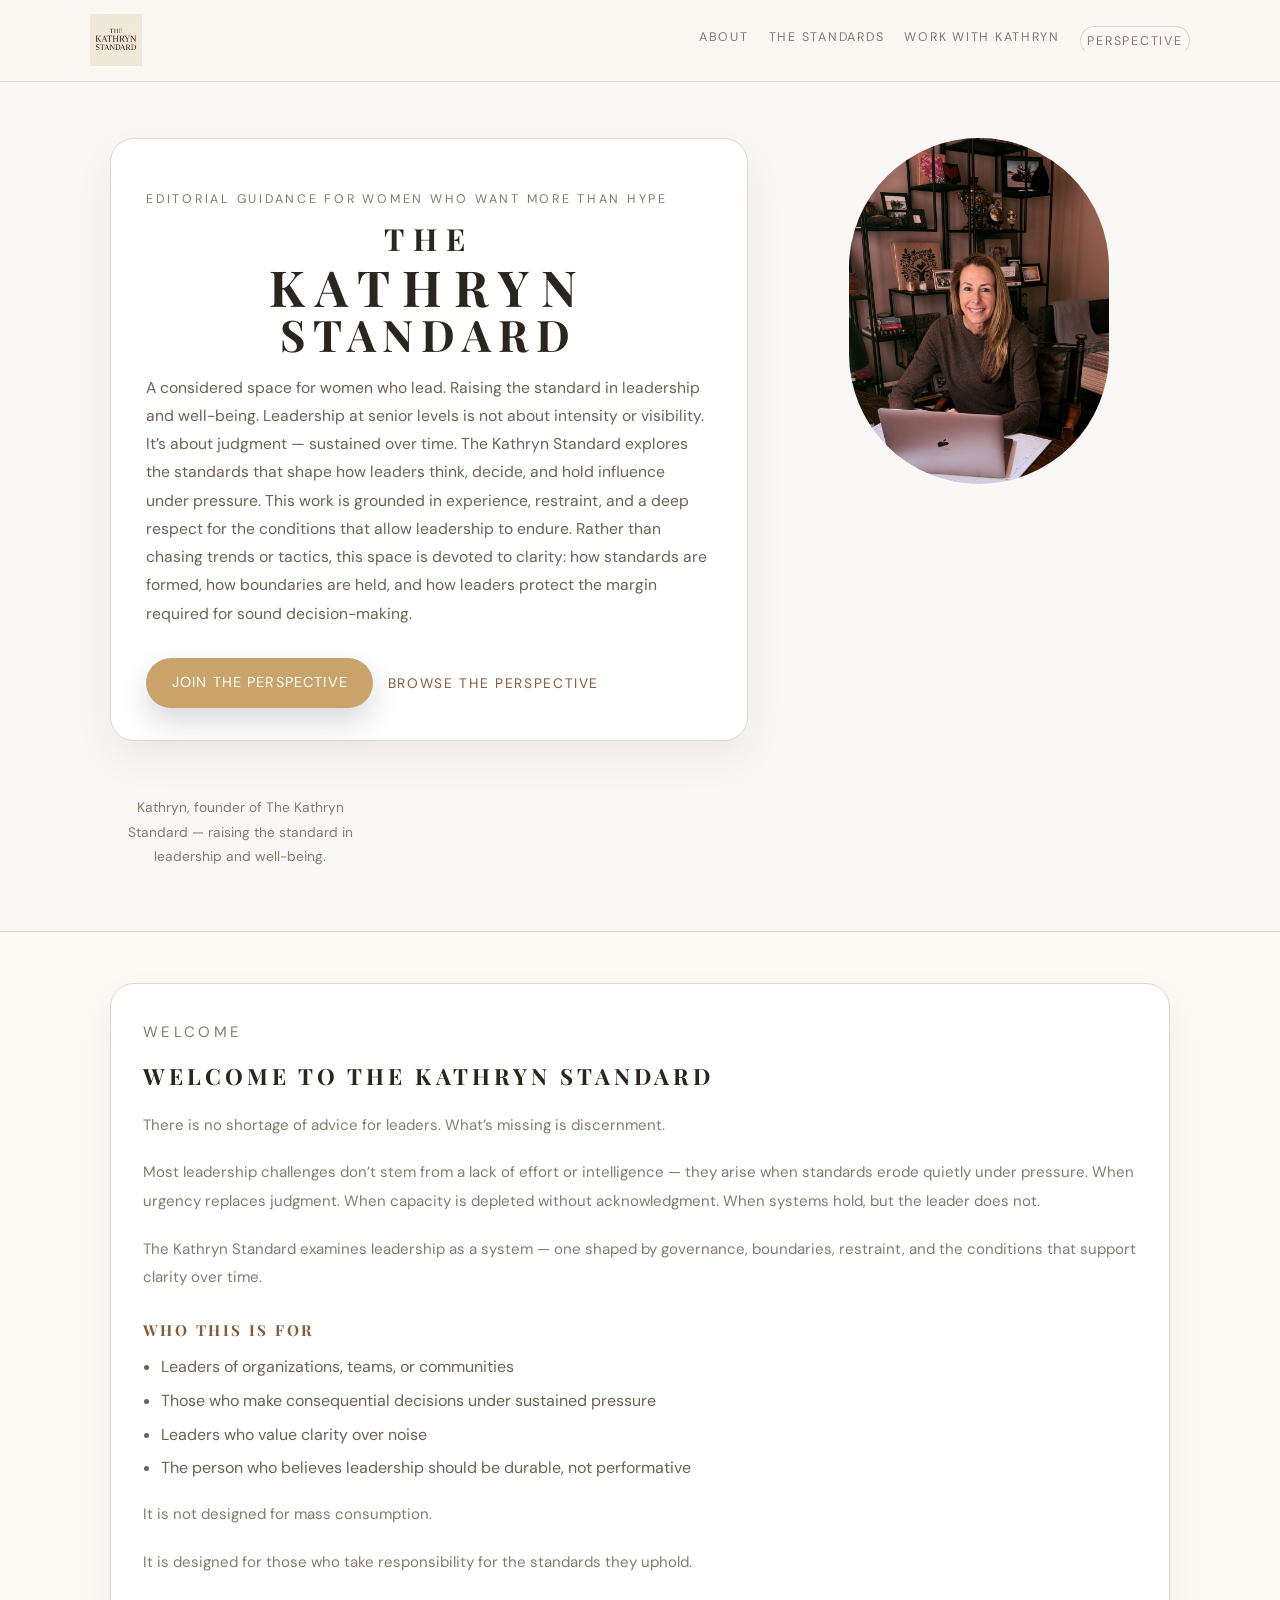
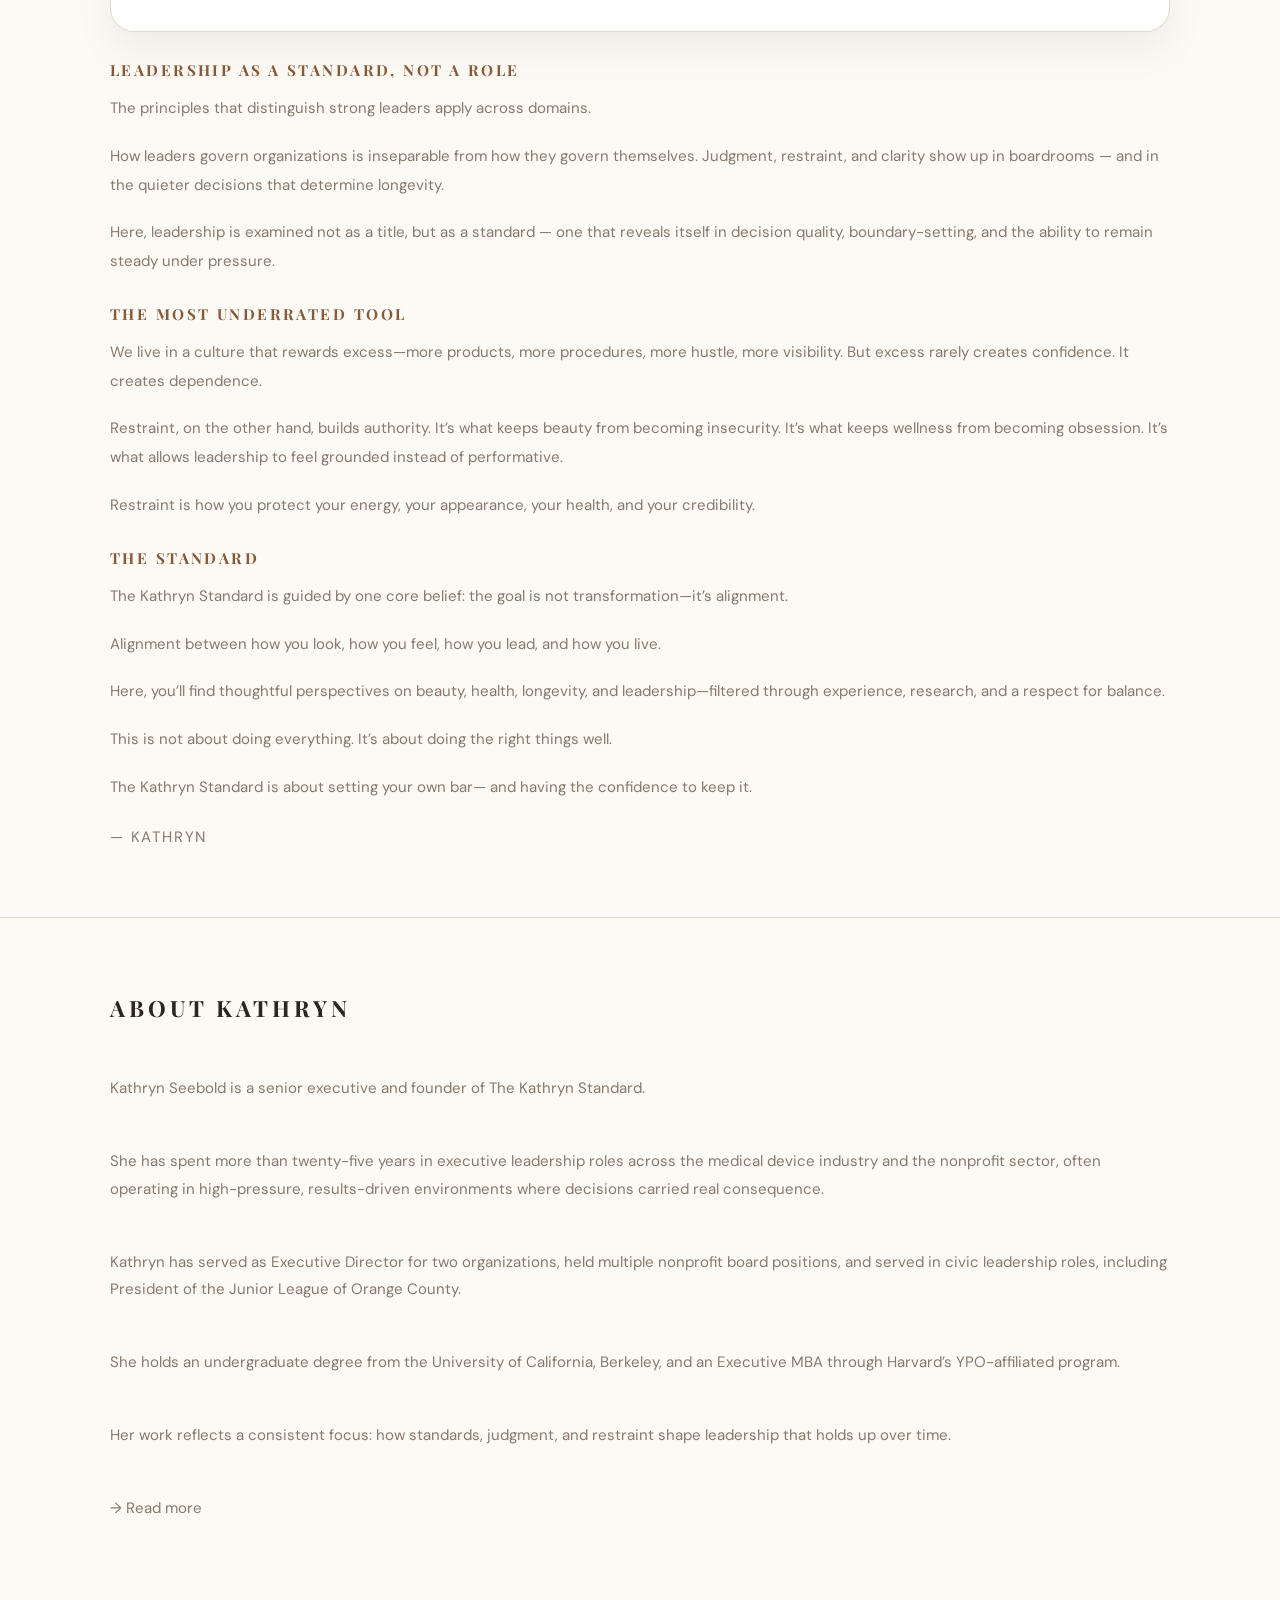
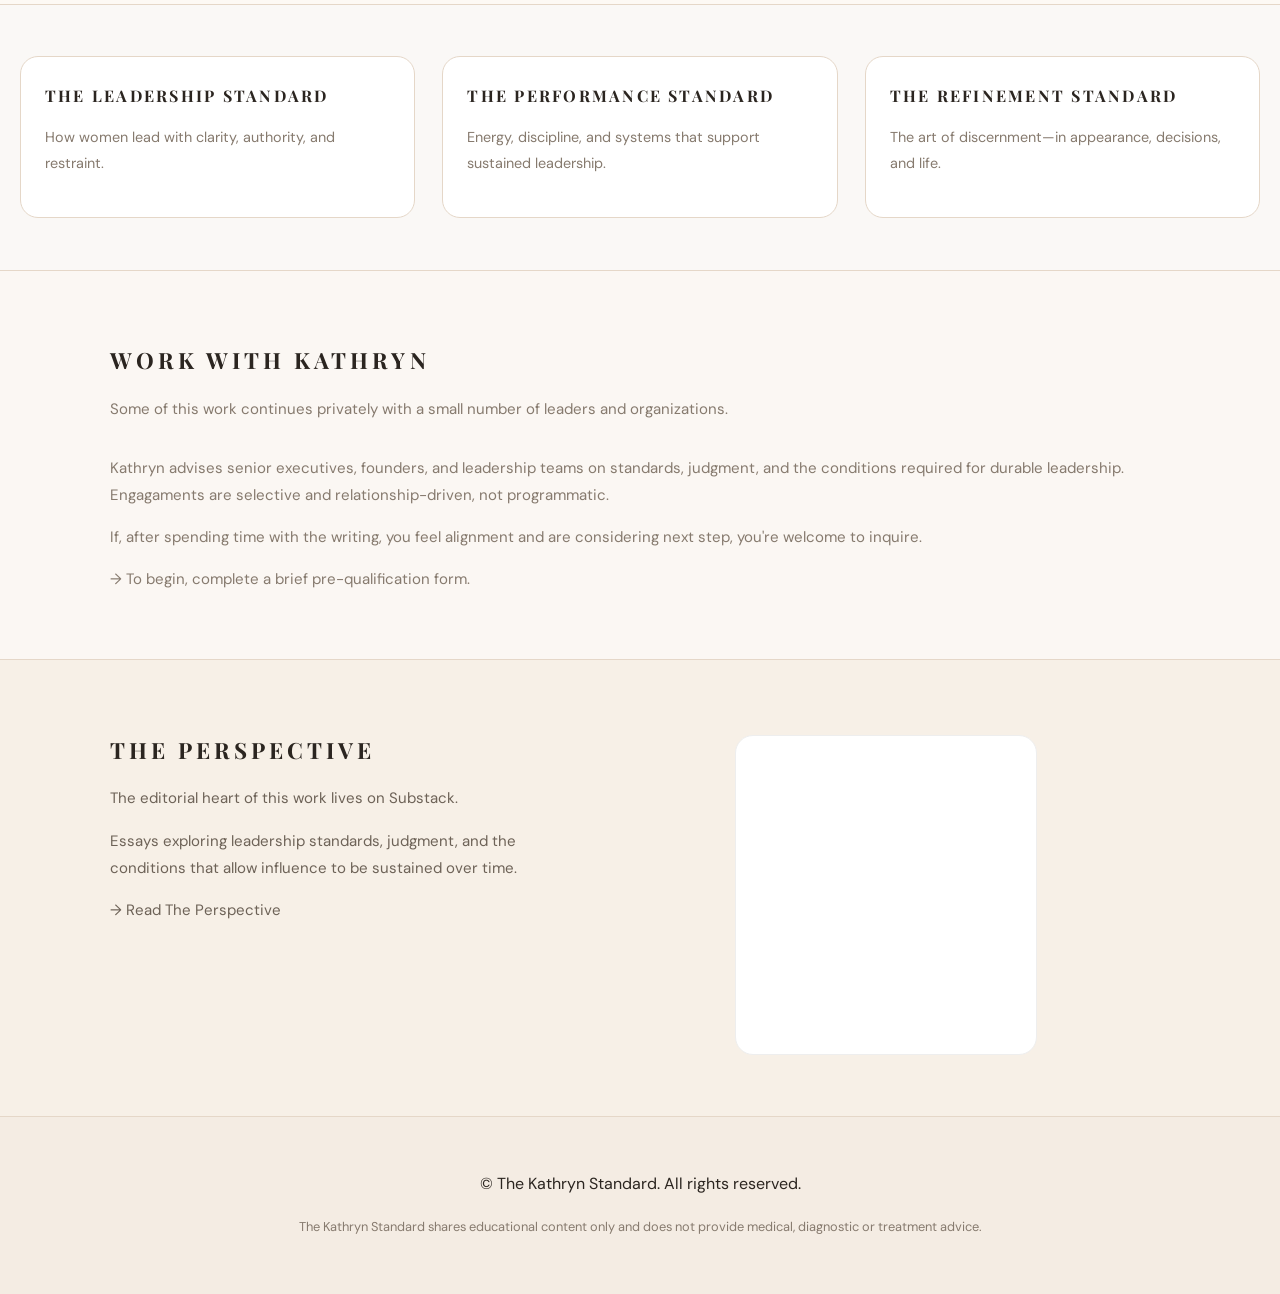
<file: index.html>
<!DOCTYPE html>
<html lang="en">
<head>
  
  <meta charset="UTF-8" />
  <title>The Kathryn Standard | Raising the standard in leadership and well-being</title>

  <meta name="viewport" content="width=device-width, initial-scale=1" />
  <meta
    name="description"
    content="The Kathryn Standard is an editorial-style home for women who want elevated guidance on beauty, peptides, wellness, supplements and business. Curated by Kathryn."
  />

  <!-- Canonical -->
  <link rel="canonical" href="https://thekathrynstandard.com/" />

  <!-- Open Graph -->
  <meta property="og:type" content="website" />
  <meta property="og:title" content="The Kathryn Standard | Raising the standard in leadership and well-being" />
  <meta
    property="og:description"
    content="An elevated home for women’s beauty, peptides, wellness and business insights — curated by Kathryn."
  />
  <meta property="og:url" content="https://thekathrynstandard.com/" />
  <meta property="og:site_name" content="The Kathryn Standard" />
  <meta property="og:image" content="https://thekathrynstandard.com/assets/logo.png" />

  <!-- Twitter -->
  <meta name="twitter:card" content="summary_large_image" />
  <meta name="twitter:title" content="The Kathryn Standard | Raising the standard in leadership and well-being" />
  <meta
    name="twitter:description"
    content="Where women come for thoughtful guidance on beauty, peptides, wellness, supplements and business."
  />
  <meta name="twitter:image" content="https://thekathrynstandard.com/assets/logo.png" />

  <!-- Fonts -->
<link rel="preconnect" href="https://fonts.googleapis.com" />
<link rel="preconnect" href="https://fonts.gstatic.com" crossorigin />
<link
  href="https://fonts.googleapis.com/css2?family=Playfair+Display:wght@500;600&family=DM+Sans:wght@400;500&display=swap"
  rel="stylesheet"
/>
<link rel="stylesheet" href="style.css" />
</head>
<body>
  <header class="site-header">
    <div class="container header-inner">
      <a href="/" class="brand" aria-label="The Kathryn Standard home">
        <img
  src="/assets/logo.png"
  alt="The Kathryn Standard"
  class="logo"
/>
      </a>
      <nav class="main-nav" aria-label="Primary navigation">
        <a href="#about">About</a>
        <a href="#standards">The Standards</a>
       <a href="/work-with/">Work With Kathryn</a>
       <a href="https://perspective.thekathrynstandard.com" class="nav-cta" target="_blank" rel="noopener">Perspective</a>
      </nav>
    </div>
  </header>

  <main>
    <!-- HERO -->
    <section class="hero" id="top">
      <div class="container hero-grid">
        <div class="hero-copy">
          <p class="hero-kicker">Editorial guidance for women who want more than hype</p>
         <h1 class="brand-headline">
  <span class="brand-line brand-the">THE</span>
  <span class="brand-line brand-kathryn">KATHRYN</span>
  <span class="brand-line">STANDARD</span>
</h1>
          <p class="hero-body">
           A considered space for women who lead.
Raising the standard in leadership and well-being.
Leadership at senior levels is not about intensity or visibility.
It’s about judgment — sustained over time.
The Kathryn Standard explores the standards that shape how leaders think, decide, and hold influence under pressure. This work is grounded in experience, restraint, and a deep respect for the conditions that allow leadership to endure.
Rather than chasing trends or tactics, this space is devoted to clarity: how standards are formed, how boundaries are held, and how leaders protect the margin required for sound decision-making.

          </p>
          <div class="hero-actions">
            <a href="#newsletter" class="btn btn-primary">Join the Perspective</a>
           <a 
  href="https://perspective.thekathrynstandard.com" 
  class="hero-secondary"
  target="_blank"
  rel="noopener"
>
  BROWSE THE PERSPECTIVE
</a>
          </div>
        </div>
        <div class="hero-media">
  <div class="hero-portrait">
    <img
      src="/assets/kathryn.jpg"
      alt="Kathryn — Founder of The Kathryn Standard"
      class="portrait-img"
      loading="eager"
    />
  </div>
</div>
          <p class="hero-caption">
            Kathryn, founder of The Kathryn Standard — raising the standard in leadership and well-being.
          </p>
        </div>
      </div>
    </section>
   <section class="section section-welcome" id="welcome">
  <div class="container">
    <div class="welcome-card">
      <p class="welcome-kicker">Welcome</p>
      <h2>Welcome to The Kathryn Standard</h2>

      <p class="welcome-body">
        There is no shortage of advice for leaders.
What’s missing is discernment.

      </p>

      <p class="welcome-body">
        Most leadership challenges don’t stem from a lack of effort or intelligence — they arise when standards erode quietly under pressure. When urgency replaces judgment. When capacity is depleted without acknowledgment. When systems hold, but the leader does not.
      </p>

      <p class="welcome-body">
        The Kathryn Standard examines leadership as a system — one shaped by governance, boundaries, restraint, and the conditions that support clarity over time.
      </p>

    <h3 class="welcome-subhead">Who This Is For</h3>

<ul class="welcome-list">
  <li>Leaders of organizations, teams, or communities</li>
  <li>Those who make consequential decisions under sustained pressure</li>
  <li>Leaders who value clarity over noise</li>
  <li>The person who believes leadership should be durable, not performative</li>
</ul>

<p class="welcome-body">
  It is not designed for mass consumption.
</p>

<p class="welcome-body">
  It is designed for those who take responsibility for the standards they uphold.
</p>
</p>
  </p>
</div>
</p>
      </p>

      <h3 class="welcome-subhead">Leadership as a Standard, Not a Role</h3>

<p class="welcome-body">
  The principles that distinguish strong leaders apply across domains.
</p>

<p class="welcome-body">
  How leaders govern organizations is inseparable from how they govern themselves.
  Judgment, restraint, and clarity show up in boardrooms — and in the quieter decisions
  that determine longevity.
</p>

<p class="welcome-body">
  Here, leadership is examined not as a title, but as a standard — one that reveals
  itself in decision quality, boundary-setting, and the ability to remain steady under pressure.
</p>
      </p>

      <h3 class="welcome-subhead">The Most Underrated Tool</h3>

      <p class="welcome-body">
        We live in a culture that rewards excess—more products, more procedures,
        more hustle, more visibility.
        But excess rarely creates confidence. It creates dependence.
      </p>

      <p class="welcome-body">
        Restraint, on the other hand, builds authority.
        It’s what keeps beauty from becoming insecurity.
        It’s what keeps wellness from becoming obsession.
        It’s what allows leadership to feel grounded instead of performative.
      </p>

      <p class="welcome-body">
        Restraint is how you protect your energy, your appearance,
        your health, and your credibility.
      </p>

      <h3 class="welcome-subhead">The Standard</h3>

      <p class="welcome-body">
        The Kathryn Standard is guided by one core belief:
        the goal is not transformation—it’s alignment.
      </p>

      <p class="welcome-body">
        Alignment between how you look, how you feel,
        how you lead, and how you live.
      </p>

      <p class="welcome-body">
        Here, you’ll find thoughtful perspectives on beauty, health,
        longevity, and leadership—filtered through experience,
        research, and a respect for balance.
      </p>

      <p class="welcome-body">
        This is not about doing everything.
        It’s about doing the right things well.
      </p>

      <p class="welcome-body">
        The Kathryn Standard is about setting your own bar—
        and having the confidence to keep it.
      </p>

      <p class="welcome-signature">— Kathryn</p>
    </div>
  </div>
</section>

    <!-- ABOUT KATHRYN -->
    <section class="section section-about" id="about">
  <div class="container">
    <div class="section-header">
      <h2>About Kathryn</h2>
</div>

<div class="about-body">
  <p>
    Kathryn Seebold is a senior executive and founder of The Kathryn Standard.
  </p>

  <p>
    She has spent more than twenty-five years in executive leadership roles across
    the medical device industry and the nonprofit sector, often operating in
    high-pressure, results-driven environments where decisions carried real consequence.
  </p>

  <p>
    Kathryn has served as Executive Director for two organizations, held multiple
    nonprofit board positions, and served in civic leadership roles, including
    President of the Junior League of Orange County.
  </p>

  <p>
    She holds an undergraduate degree from the University of California, Berkeley,
    and an Executive MBA through Harvard’s YPO-affiliated program.
  </p>

  <p>
    Her work reflects a consistent focus: how standards, judgment, and restraint
    shape leadership that holds up over time.
  </p>

  <p>
   <a
  href="https://perspective.thekathrynstandard.com/about"
  class="about-link"
  target="_blank"
  rel="noopener"
>
      → Read more
    </a>
  </p>
</div>
      </p>
    </div>
  </div>
</section>

    <!-- THE STANDARDS (PILLARS) -->
    <section id="standards" class="section">
  <div class="pillars-grid">
  <a href="/standards/leadership-business/" class="pillar">
  <h3>The Leadership Standard</h3>
  <p>How women lead with clarity, authority, and restraint.</p>
</a>

 <a href="/standards/performance/" class="pillar">
  <h3>The Performance Standard</h3>
  <p>Energy, discipline, and systems that support sustained leadership.</p>
</a>

  <a href="/standards/refinement/" class="pillar">
  <h3>The Refinement Standard</h3>
  <p>The art of discernment—in appearance, decisions, and life.</p>
</a>


</div>
    </section>

    <!-- JOURNAL PREVIEW -->
   

    <!-- WORK WITH KATHRYN -->
<section class="section section-work" id="work-with">
  <div class="container">

    <div class="section-header">
      <h2>Work With Kathryn</h2>
      <p>
        Some of this work continues privately with a small number of leaders and organizations.
      </p>
    </div>

    <div class="work-body">
      <p>
        Kathryn advises senior executives, founders, and leadership teams on standards,
        judgment, and the conditions required for durable leadership. Engagaments are selective
        and relationship-driven, not programmatic.
      </p>

      <p>
        If, after spending time with the writing, you feel alignment and are considering next step, you're welcome to inquire. 
      </p>

      <p>
      <a href="/work-with/form/" class="work-link">
  → To begin, complete a brief pre-qualification form.
</a>
        </a>
      </p>
    </div>

  </div>
</section>

    <!-- PERSPECTIVE / INNER CIRCLE -->
    <section class="section section-newsletter" id="newsletter">
  <div class="container newsletter-inner">

   <div class="newsletter-copy">
  <h2>THE PERSPECTIVE</h2>

  <p>
    The editorial heart of this work lives on Substack.
  </p>

  <p>
    Essays exploring leadership standards, judgment,
    and the conditions that allow influence to be sustained over time.
  </p>

  <p>
    <p>
  <a href="https://thekathrynstandard.substack.com" target="_blank" rel="noopener">
    → Read The Perspective
  </a>
</p>
  </p>
</div>

    <div class="substack-embed">
  <iframe
    src="https://thekathrynstandard.substack.com/embed"
    width="100%"
    height="320"
    style="border:1px solid #EEE; background:white;"
    frameborder="0"
    scrolling="no"></iframe>
</div>

  </div>
</section>
  </main>

  <footer class="site-footer">
    <div class="container footer-inner">
      <p>© <span id="year"></span> The Kathryn Standard. All rights reserved.</p>
      <p class="footer-small">
        The Kathryn Standard shares educational content only and does not provide medical, diagnostic or treatment advice.
      </p>
    </div>
  </footer>

 <!-- <script src="script.js"></script> -->
</body>
</html>
</file>
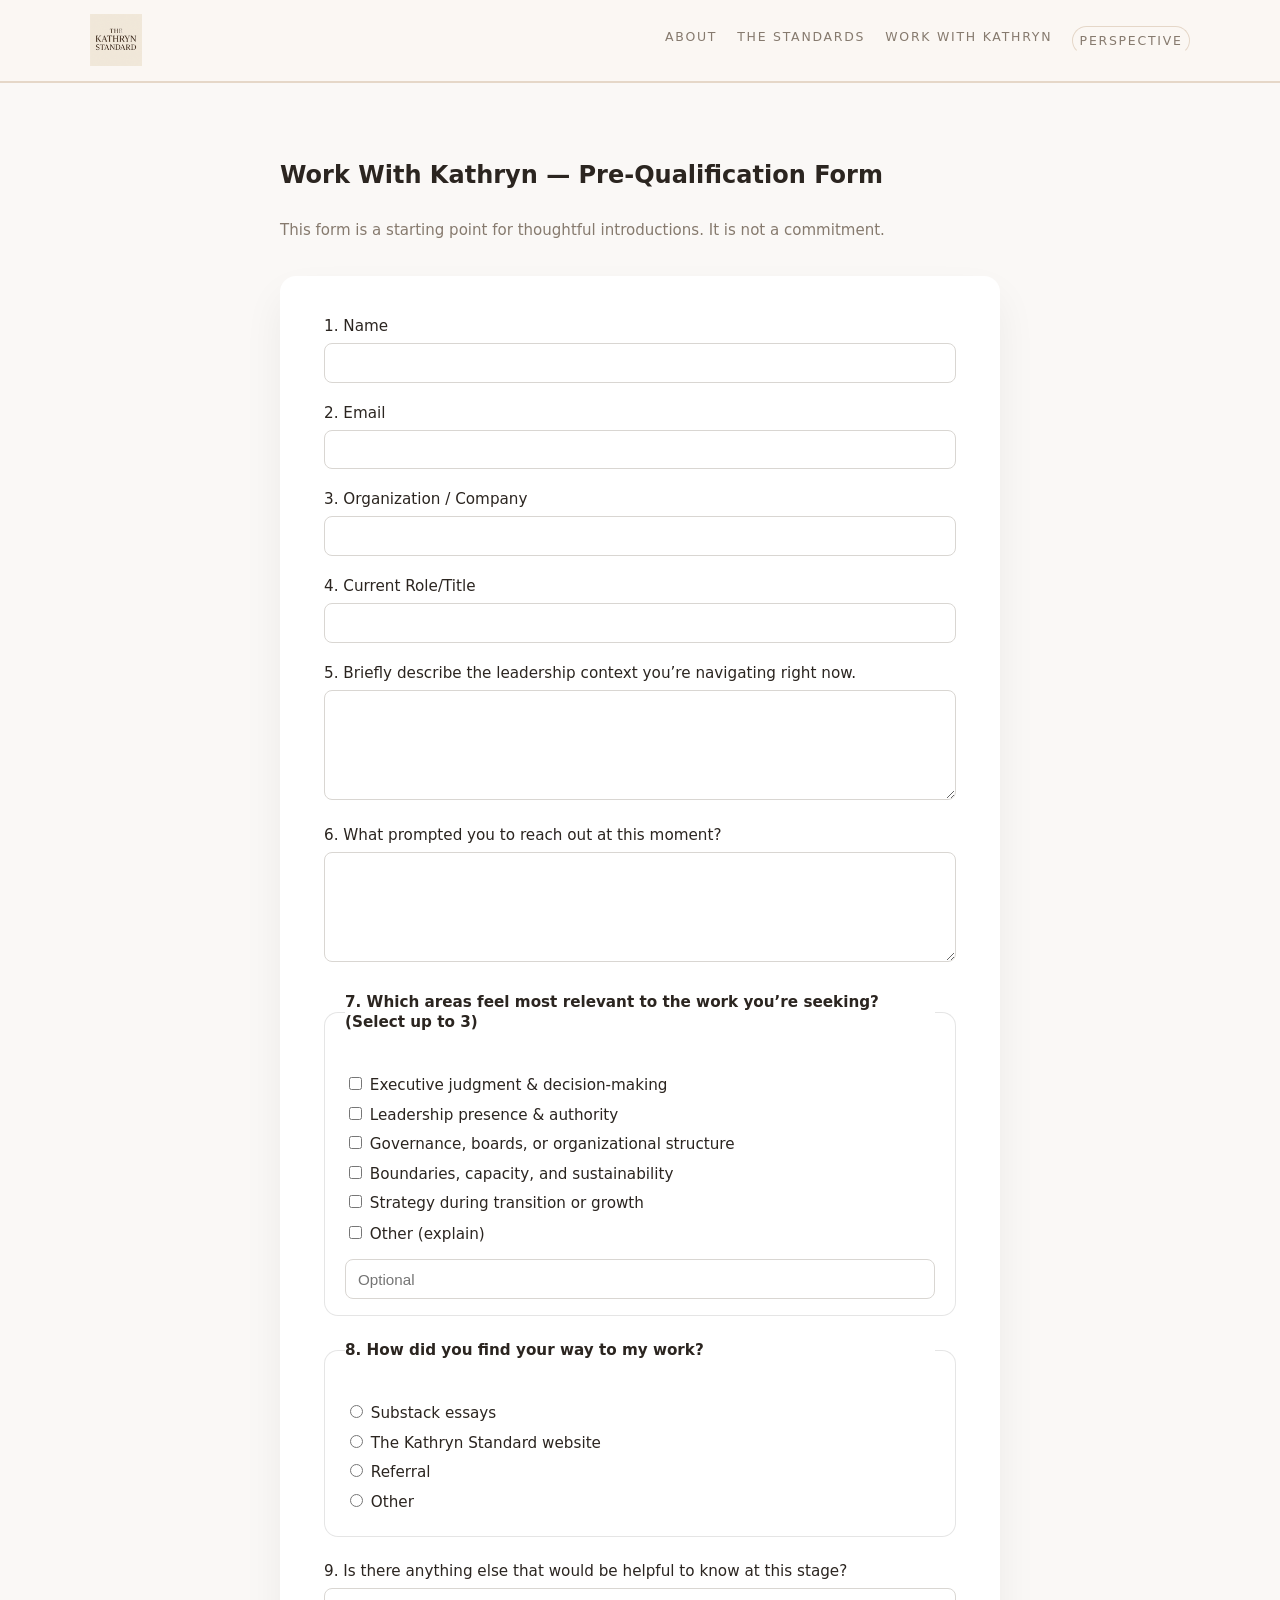
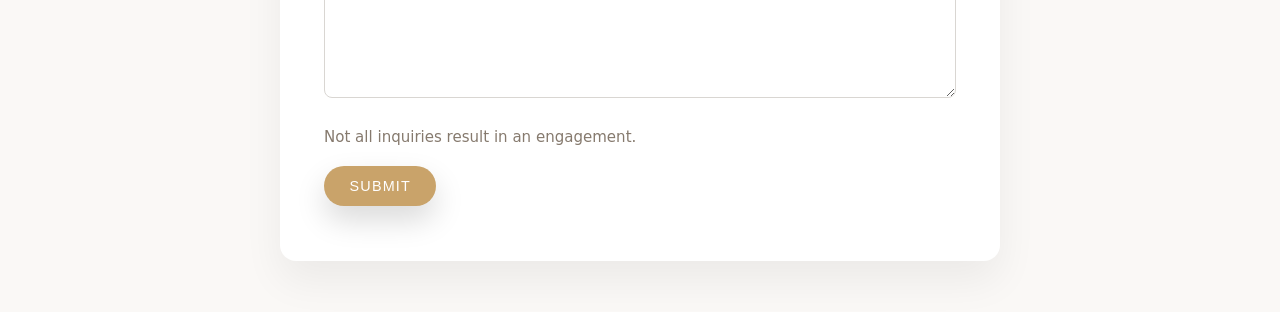
<file: work-with/index.html>
<!DOCTYPE html>
<html lang="en">
<head>
  <meta charset="UTF-8" />
  <meta name="viewport" content="width=device-width, initial-scale=1" />
  <title>Work With Kathryn — Pre-Qualification Form</title>
  <link rel="stylesheet" href="/style.css" />
</head>
<body>
  <header class="site-header">
    <div class="container header-inner">
      <a href="/" class="brand" aria-label="The Kathryn Standard home">
        <img src="/assets/logo.png" alt="The Kathryn Standard logo" class="logo" />
      </a>
      <nav class="main-nav" aria-label="Primary navigation">
        <a href="/#about">About</a>
        <a href="/#standards">The Standards</a>
        <a href="/work-with/">Work with Kathryn</a>
        <a href="https://perspective.thekathrynstandard.com" class="nav-cta" target="_blank" rel="noopener noreferrer">Perspective</a>
      </nav>
    </div>
  </header>

  <main>
    <section class="section">
      <div class="container" style="max-width: 760px;">
        <div class="section-header">
          <h1>Work With Kathryn — Pre-Qualification Form</h1>
          <p>This form is a starting point for thoughtful introductions. It is not a commitment.</p>
        </div>

        <form id="inquiry-form" class="form-card">
          <label>
            1. Name
            <input type="text" name="name" required />
          </label>

          <label>
            2. Email
            <input type="email" name="email" required />
          </label>

          <label>
            3. Organization / Company
            <input type="text" name="company" />
          </label>

          <label>
            4. Current Role/Title
            <input type="text" name="title" />
          </label>

          <label>
            5. Briefly describe the leadership context you’re navigating right now.
            <textarea name="context" rows="4" required></textarea>
          </label>

          <label>
            6. What prompted you to reach out at this moment?
            <textarea name="prompt" rows="3" required></textarea>
          </label>

          <fieldset>
            <legend>7. Which areas feel most relevant to the work you’re seeking? (Select up to 3)</legend>
            <label><input type="checkbox" name="areas" value="Executive judgment & decision-making"> Executive judgment & decision-making</label>
            <label><input type="checkbox" name="areas" value="Leadership presence & authority"> Leadership presence & authority</label>
            <label><input type="checkbox" name="areas" value="Governance, boards, or organizational structure"> Governance, boards, or organizational structure</label>
            <label><input type="checkbox" name="areas" value="Boundaries, capacity, and sustainability"> Boundaries, capacity, and sustainability</label>
            <label><input type="checkbox" name="areas" value="Strategy during transition or growth"> Strategy during transition or growth</label>

            <label style="margin-top: .6rem;">
              <input type="checkbox" name="areas" value="Other"> Other (explain)
            </label>
            <input type="text" name="areas_other" placeholder="Optional" />
          </fieldset>

          <fieldset>
            <legend>8. How did you find your way to my work?</legend>
            <label><input type="radio" name="source" value="Substack essays" required> Substack essays</label>
            <label><input type="radio" name="source" value="The Kathryn Standard website"> The Kathryn Standard website</label>
            <label><input type="radio" name="source" value="Referral"> Referral</label>
            <label><input type="radio" name="source" value="Other"> Other</label>
          </fieldset>

          <label>
            9. Is there anything else that would be helpful to know at this stage?
            <textarea name="notes" rows="3"></textarea>
          </label>

          <p class="footer-small">Not all inquiries result in an engagement.</p>

          <button type="submit" class="btn btn-primary">Submit</button>
          <p id="form-message" class="form-message" aria-live="polite"></p>
        </form>
      </div>
    </section>
  </main>

  <script>
    const form = document.getElementById("inquiry-form");
    const msg = document.getElementById("form-message");

    function getChecked(name) {
      return Array.from(document.querySelectorAll(`input[name="${name}"]:checked`)).map(i => i.value);
    }

    form.addEventListener("submit", async (e) => {
      e.preventDefault();
      msg.textContent = "";

      const areas = getChecked("areas");
      if (areas.length > 3) {
        msg.textContent = "Please select up to 3 areas.";
        return;
      }

      const data = Object.fromEntries(new FormData(form).entries());
      data.areas = areas;

      try {
        const res = await fetch("/api/inquiry", {
          method: "POST",
          headers: {"Content-Type":"application/json"},
          body: JSON.stringify(data)
        });

        const out = await res.json().catch(() => ({}));
        if (!res.ok) {
          msg.textContent = out.error || "Something went wrong. Please try again.";
          return;
        }

        form.reset();
        msg.textContent = "Thank you for your inquiry. If there appears to be alignment, you’ll be contacted to explore next steps.";
      } catch (err) {
        msg.textContent = "Network error. Please try again.";
      }
    });
  </script>
</body>
</html>
</file>
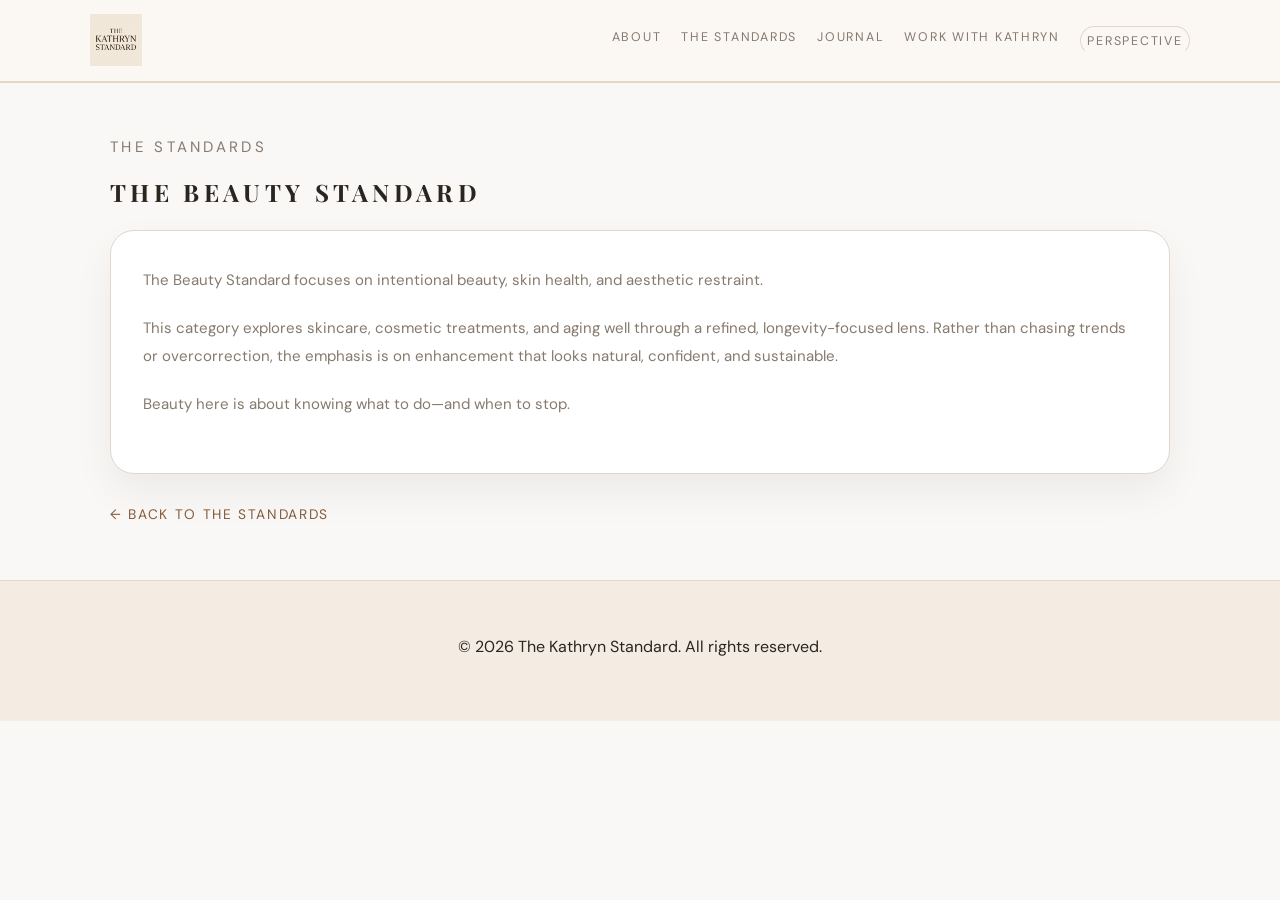
<file: standards/beauty/index.html>
<!DOCTYPE html>
<html lang="en">
<head>
  <meta charset="UTF-8" />
  <title>The Beauty Standard | The Kathryn Standard</title>
  <meta name="viewport" content="width=device-width, initial-scale=1" />
  <meta name="description" content="The Beauty Standard from The Kathryn Standard." />
  <link rel="preconnect" href="https://fonts.googleapis.com" />
  <link rel="preconnect" href="https://fonts.gstatic.com" crossorigin />
  <link
    href="https://fonts.googleapis.com/css2?family=Playfair+Display:wght@500;600&family=DM+Sans:wght@400;500&display=swap"
    rel="stylesheet"
  />
  <link rel="stylesheet" href="/style.css" />
</head>
<body>
  <header class="site-header">
    <div class="container header-inner">
      <a href="/" class="brand" aria-label="The Kathryn Standard home">
        <img src="/assets/logo.png" alt="The Kathryn Standard logo" class="logo" />
      </a>
      <nav class="main-nav" aria-label="Primary navigation">
  <a href="/#about">About</a>
  <a href="/#standards">The Standards</a>
  <a href="/#journal">Journal</a>
  <a href="/#work-with">Work With Kathryn</a>
  <a href="/#perspective" class="nav-cta">Perspective</a>
</nav>
    </div>
  </header>

  <main>
    <section class="section">
      <div class="container">
        <p class="welcome-kicker">The Standards</p>
        <h1 style="font-family: var(--font-serif); letter-spacing: 0.18em; text-transform: uppercase; margin: 0.5rem 0 1rem;">
          The Beauty Standard
        </h1>

        <div class="welcome-card">
          <p class="welcome-body">
  The Beauty Standard focuses on intentional beauty, skin health, and aesthetic restraint.
</p>

<p class="welcome-body">
  This category explores skincare, cosmetic treatments, and aging well through a refined,
  longevity-focused lens. Rather than chasing trends or overcorrection, the emphasis is on
  enhancement that looks natural, confident, and sustainable.
</p>

<p class="welcome-body">
  Beauty here is about knowing what to do—and when to stop.
</p>
        </div>

        <div style="margin-top: 1.6rem;">
          <a class="hero-secondary" href="/#standards">← Back to The Standards</a>
        </div>
      </div>
    </section>
  </main>

  <footer class="site-footer">
    <div class="container footer-inner">
      <p>© <span id="year"></span> The Kathryn Standard. All rights reserved.</p>
    </div>
  </footer>

  <script>
    document.getElementById("year").textContent = new Date().getFullYear();
  </script>
</body>
</html>
</file>
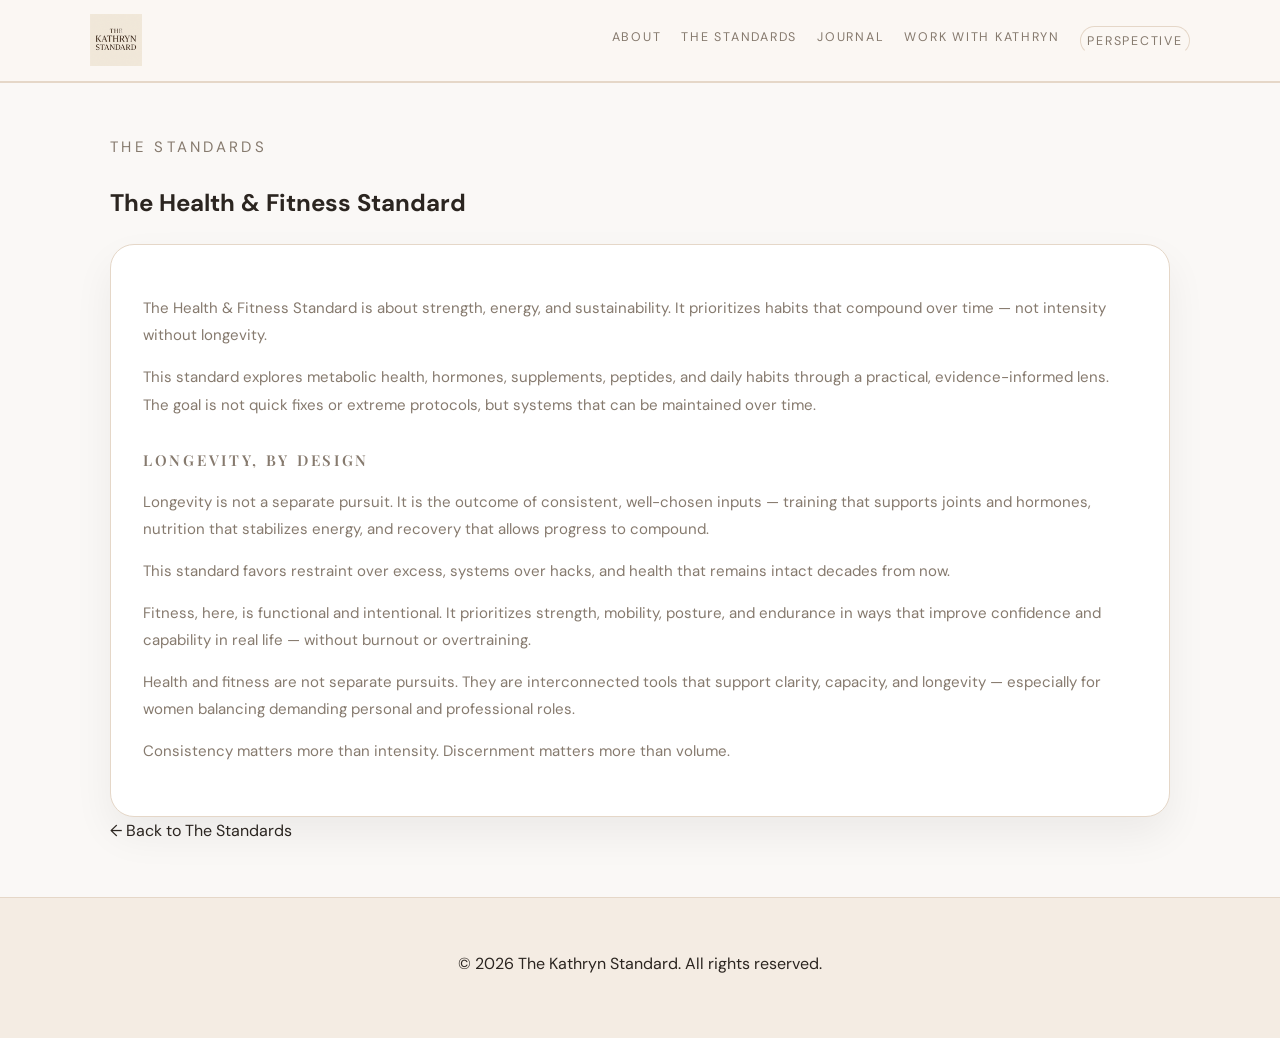
<file: standards/health-fitness/index.html>
<!DOCTYPE html>
<html lang="en">
<head>
  <meta charset="UTF-8" />
  <title>The Beauty Standard | The Kathryn Standard</title>
  <meta name="viewport" content="width=device-width, initial-scale=1" />
  <meta name="description" content="The Beauty Standard from The Kathryn Standard." />
  <link rel="preconnect" href="https://fonts.googleapis.com" />
  <link rel="preconnect" href="https://fonts.gstatic.com" crossorigin />
  <link
    href="https://fonts.googleapis.com/css2?family=Playfair+Display:wght@500;600&family=DM+Sans:wght@400;500&display=swap"
    rel="stylesheet"
  />
  <link rel="stylesheet" href="/style.css" />
</head>
<body>
  <header class="site-header">
    <div class="container header-inner">
      <a href="/" class="brand" aria-label="The Kathryn Standard home">
        <img src="/assets/logo.png" alt="The Kathryn Standard logo" class="logo" />
      </a>
      <nav class="main-nav" aria-label="Primary navigation">
        <a href="/#about">About</a>
        <a href="/#standards">The Standards</a>
        <a href="/#journal">Journal</a>
        <a href="/#work-with">Work With Kathryn</a>
        <a href="/#perspective" class="nav-cta">Perspective</a>
      </nav>
    </div>
  </header>

  <main>
  <section class="section">
    <div class="container">

      <p class="welcome-kicker">The Standards</p>
      <h1 class="standard-title">The Health &amp; Fitness Standard</h1>

      <div class="welcome-card">
        <p>
          <p>
The Health & Fitness Standard is about strength, energy, and sustainability.
It prioritizes habits that compound over time — not intensity without longevity.
</p>

        <p>
          This standard explores metabolic health, hormones, supplements, peptides, and daily
          habits through a practical, evidence-informed lens. The goal is not quick fixes or
          extreme protocols, but systems that can be maintained over time.
        </p>
<p class="standard-subhead">Longevity, by Design</p>

<p>
Longevity is not a separate pursuit. It is the outcome of consistent, well-chosen
inputs — training that supports joints and hormones, nutrition that stabilizes energy,
and recovery that allows progress to compound.
</p>

<p>
This standard favors restraint over excess, systems over hacks, and health that
remains intact decades from now.
</p>
        <p>
          Fitness, here, is functional and intentional. It prioritizes strength, mobility,
          posture, and endurance in ways that improve confidence and capability in real life —
          without burnout or overtraining.
        </p>

        <p>
          Health and fitness are not separate pursuits. They are interconnected tools that
          support clarity, capacity, and longevity — especially for women balancing demanding
          personal and professional roles.
        </p>

        <p>
          Consistency matters more than intensity. Discernment matters more than volume.
        </p>
      </div>

      <div class="standard-nav">
        <a href="/#standards">← Back to The Standards</a>
      </div>

    </div>
  </section>
</main>

  <footer class="site-footer">
    <div class="container footer-inner">
      <p>© <span id="year"></span> The Kathryn Standard. All rights reserved.</p>
    </div>
  </footer>

  <script>
    document.getElementById("year").textContent = new Date().getFullYear();
  </script>
</body>
</html>
</file>
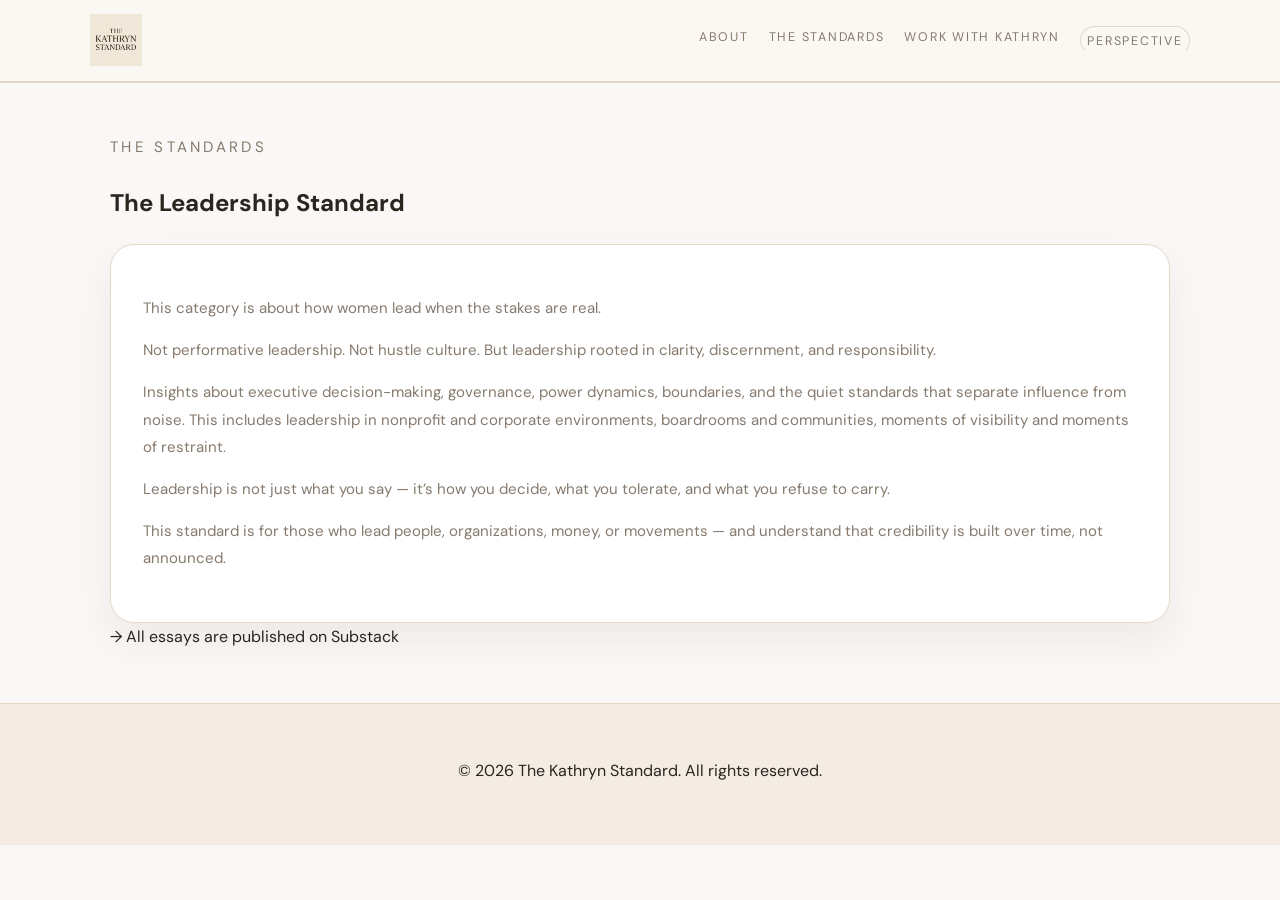
<file: standards/leadership-business/index.html>
<!DOCTYPE html>
<html lang="en">
<head>
  <meta charset="UTF-8" />
  <title>The Leadership Standard | The Kathryn Standard</title>
  <meta name="viewport" content="width=device-width, initial-scale=1" />
  <meta name="description" content="The Beauty Standard from The Kathryn Standard." />
  <link rel="preconnect" href="https://fonts.googleapis.com" />
  <link rel="preconnect" href="https://fonts.gstatic.com" crossorigin />
  <link
    href="https://fonts.googleapis.com/css2?family=Playfair+Display:wght@500;600&family=DM+Sans:wght@400;500&display=swap"
    rel="stylesheet"
  />
  <link rel="stylesheet" href="/style.css" />
</head>
<body>
  <header class="site-header">
    <div class="container header-inner">
      <a href="/" class="brand" aria-label="The Kathryn Standard home">
        <img src="/assets/logo.png" alt="The Kathryn Standard logo" class="logo" />
      </a>
      <nav class="main-nav" aria-label="Primary navigation">
        <a href="/#about">About</a>
        <a href="/#standards">The Standards</a>
        <a href="/#work-with">Work With Kathryn</a>
        <a href="https://perspective.thekathrynstandard.com" class="nav-cta" target="_blank" rel="noopener noreferrer">Perspective</a>
      </nav>
    </div>
  </header>

  <main>
  <section class="section">
    <div class="container">

      <p class="welcome-kicker">The Standards</p>
      <h1 class="standard-title">The Leadership Standard</h1>

     <div class="welcome-card">
  <p>This category is about how women lead when the stakes are real.</p>

  <p>
    Not performative leadership. Not hustle culture.
    But leadership rooted in clarity, discernment, and responsibility.
  </p>

  <p>
    Insights about executive decision-making, governance, power dynamics,
    boundaries, and the quiet standards that separate influence from noise.
    This includes leadership in nonprofit and corporate environments,
    boardrooms and communities, moments of visibility and moments of restraint.
  </p>

  <p>
    Leadership is not just what you say — it’s how you decide,
    what you tolerate, and what you refuse to carry.
  </p>

  <p>
    This standard is for those who lead people, organizations, money,
    or movements — and understand that credibility is built over time,
    not announced.
  </p>
</div>

      <div class="standard-nav">
  <a href="https://perspective.thekathrynstandard.com" target="_blank" rel="noopener">
    → All essays are published on Substack
  </a>
</div>

    </div>
  </section>
</main>

  <footer class="site-footer">
    <div class="container footer-inner">
      <p>© <span id="year"></span> The Kathryn Standard. All rights reserved.</p>
    </div>
  </footer>

  <script>
    document.getElementById("year").textContent = new Date().getFullYear();
  </script>
</body>
</html>
</file>
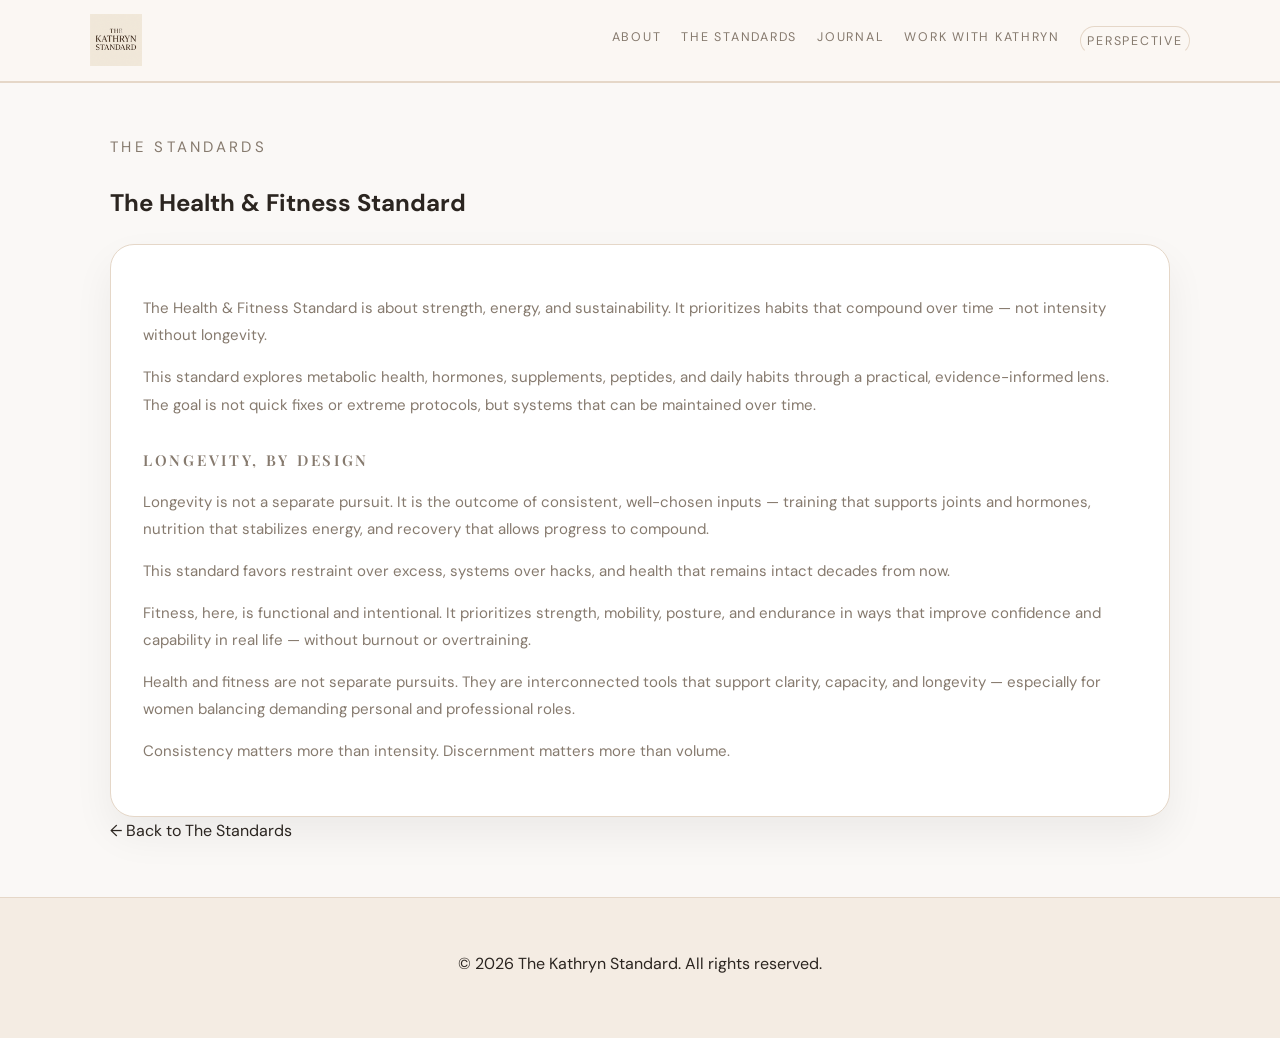
<file: standards/longevity/index.html>
<!DOCTYPE html>
<html lang="en">
<head>
  <meta charset="UTF-8" />
  <meta http-equiv="refresh" content="0; url=/standards/health-fitness/" />
  <title>Redirecting…</title>
</head>
<body>
</body>
</html>
</file>
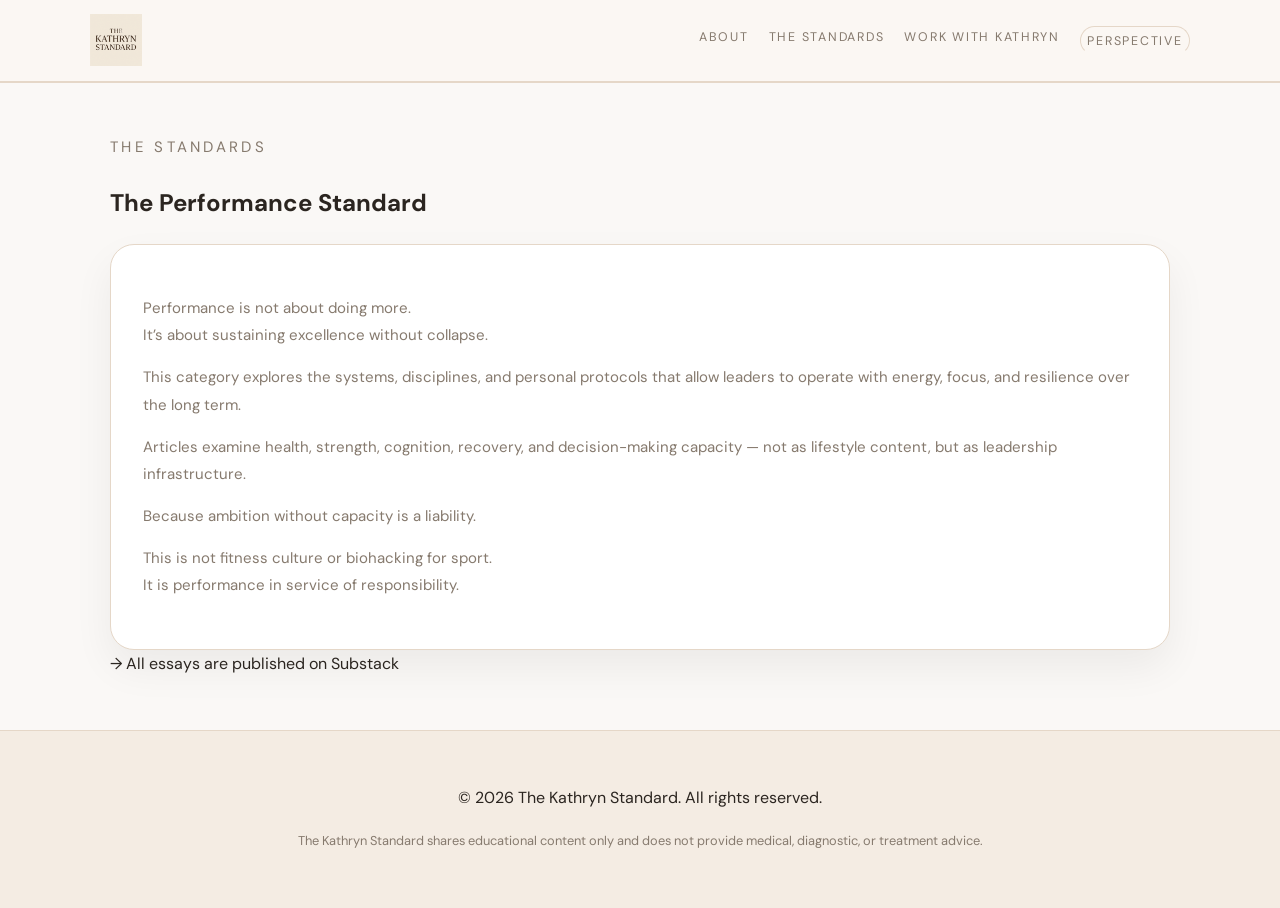
<file: standards/performance/index.html>
<!DOCTYPE html>
<html lang="en">
<head>
  <meta charset="UTF-8" />
  <title>The Performance Standard | The Kathryn Standard</title>
  <meta name="viewport" content="width=device-width, initial-scale=1" />
  <meta
    name="description"
    content="The Performance Standard — systems, discipline, and capacity that sustain leadership over time."
  />

  <link rel="preconnect" href="https://fonts.googleapis.com" />
  <link rel="preconnect" href="https://fonts.gstatic.com" crossorigin />
  <link
    href="https://fonts.googleapis.com/css2?family=Playfair+Display:wght@500;600&family=DM+Sans:wght@400;500&display=swap"
    rel="stylesheet"
  />

  <link rel="stylesheet" href="/style.css" />
</head>

<body>
  <!-- Header -->
  <header class="site-header">
    <div class="container header-inner">
      <a href="/" class="brand" aria-label="The Kathryn Standard home">
        <img
          src="/assets/logo.png"
          alt="The Kathryn Standard logo"
          class="logo"
        />
      </a>

      <nav class="main-nav" aria-label="Primary navigation">
        <a href="/about">About</a>
        <a href="/#standards">The Standards</a>
        <a href="/work-with">Work With Kathryn</a>
       <a href="https://perspective.thekathrynstandard.com" class="nav-cta" target="_blank" rel="noopener noreferrer">Perspective</a>
        </a>
      </nav>
    </div>
  </header>

  <!-- Main -->
  <main>
    <section class="section">
      <div class="container">
        <p class="welcome-kicker">The Standards</p>

        <h1 class="standard-title">The Performance Standard</h1>

        <div class="welcome-card">
          <p>
            Performance is not about doing more.
            <br />
            It’s about sustaining excellence without collapse.
          </p>

          <p>
            This category explores the systems, disciplines, and personal
            protocols that allow leaders to operate with energy, focus, and
            resilience over the long term.
          </p>

          <p>
            Articles examine health, strength, cognition, recovery, and
            decision-making capacity — not as lifestyle content, but as
            leadership infrastructure.
          </p>

          <p>
            Because ambition without capacity is a liability.
          </p>

          <p>
            This is not fitness culture or biohacking for sport.
            <br />
            It is performance in service of responsibility.
          </p>
        </div>

        <div class="standard-nav">
          <a
            href="https://perspective.thekathrynstandard.com"
            target="_blank"
            rel="noopener"
          >
            → All essays are published on Substack
          </a>
        </div>
      </div>
    </section>
  </main>

  <!-- Footer -->
  <footer class="site-footer">
    <div class="container footer-inner">
      <p>© <span id="year"></span> The Kathryn Standard. All rights reserved.</p>

      <p class="footer-small">
        The Kathryn Standard shares educational content only and does not
        provide medical, diagnostic, or treatment advice.
      </p>
    </div>
  </footer>

  <script>
    const yearEl = document.getElementById("year");
    if (yearEl) {
      yearEl.textContent = new Date().getFullYear();
    }
  </script>
</body>
</html>
</file>
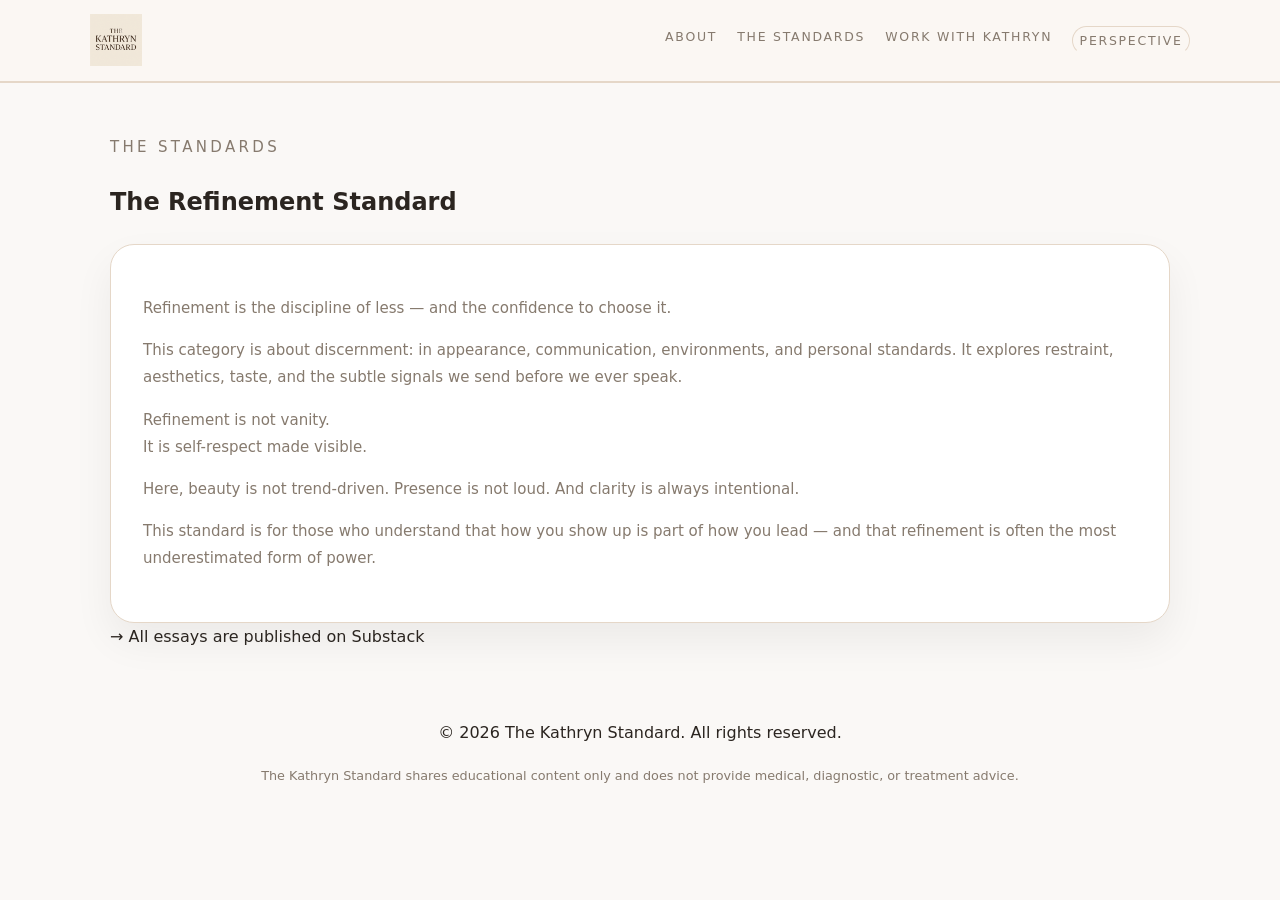
<file: standards/refinement/index.html>
<!DOCTYPE html>
<html lang="en">
<head>
  <meta charset="UTF-8" />
  <title>The Refinement Standard | The Kathryn Standard</title>
  <meta name="viewport" content="width=device-width, initial-scale=1" />
  <meta name="description" content="The Refinement Standard explores discernment, restraint, and the quiet power of intentional presence." />

  <link rel="stylesheet" href="/style.css" />
</head>

<body>

  <header class="site-header">
    <div class="container header-inner">
      <a href="/" class="brand">
        <img src="/assets/logo.png" alt="The Kathryn Standard" class="logo" />
      </a>
      <nav class="main-nav">
        <a href="/#about">About</a>
        <a href="/#standards">The Standards</a>
        <a href="/#work-with">Work With Kathryn</a>
       <a href="https://perspective.thekathrynstandard.com" class="nav-cta" target="_blank" rel="noopener noreferrer">Perspective</a>
      </nav>
    </div>
  </header>

  <main>
    <section class="section">
      <div class="container">

        <p class="welcome-kicker">The Standards</p>
        <h1 class="standard-title">The Refinement Standard</h1>

        <div class="welcome-card">
          <p>
            Refinement is the discipline of less — and the confidence to choose it.
          </p>

          <p>
            This category is about discernment: in appearance, communication, environments,
            and personal standards. It explores restraint, aesthetics, taste, and the subtle
            signals we send before we ever speak.
          </p>

          <p>
            Refinement is not vanity.<br />
            It is self-respect made visible.
          </p>

          <p>
            Here, beauty is not trend-driven. Presence is not loud. And clarity is always intentional.
          </p>

          <p>
            This standard is for those who understand that how you show up is part of how you lead —
            and that refinement is often the most underestimated form of power.
          </p>
        </div>

        <div class="standard-nav">
          <a href="https://perspective.thekathrynstandard.com">
            → All essays are published on Substack
          </a>
        </div>

      </div>
    </section>
  </main>

  <footer>
    <div class="container footer-inner">
      <p>© <span id="year"></span> The Kathryn Standard. All rights reserved.</p>
      <p class="footer-small">
        The Kathryn Standard shares educational content only and does not provide medical,
        diagnostic, or treatment advice.
      </p>
    </div>
  </footer>

  <script>
    const yearEl = document.getElementById("year");
    if (yearEl) yearEl.textContent = new Date().getFullYear();
  </script>

</body>
</html>
</file>
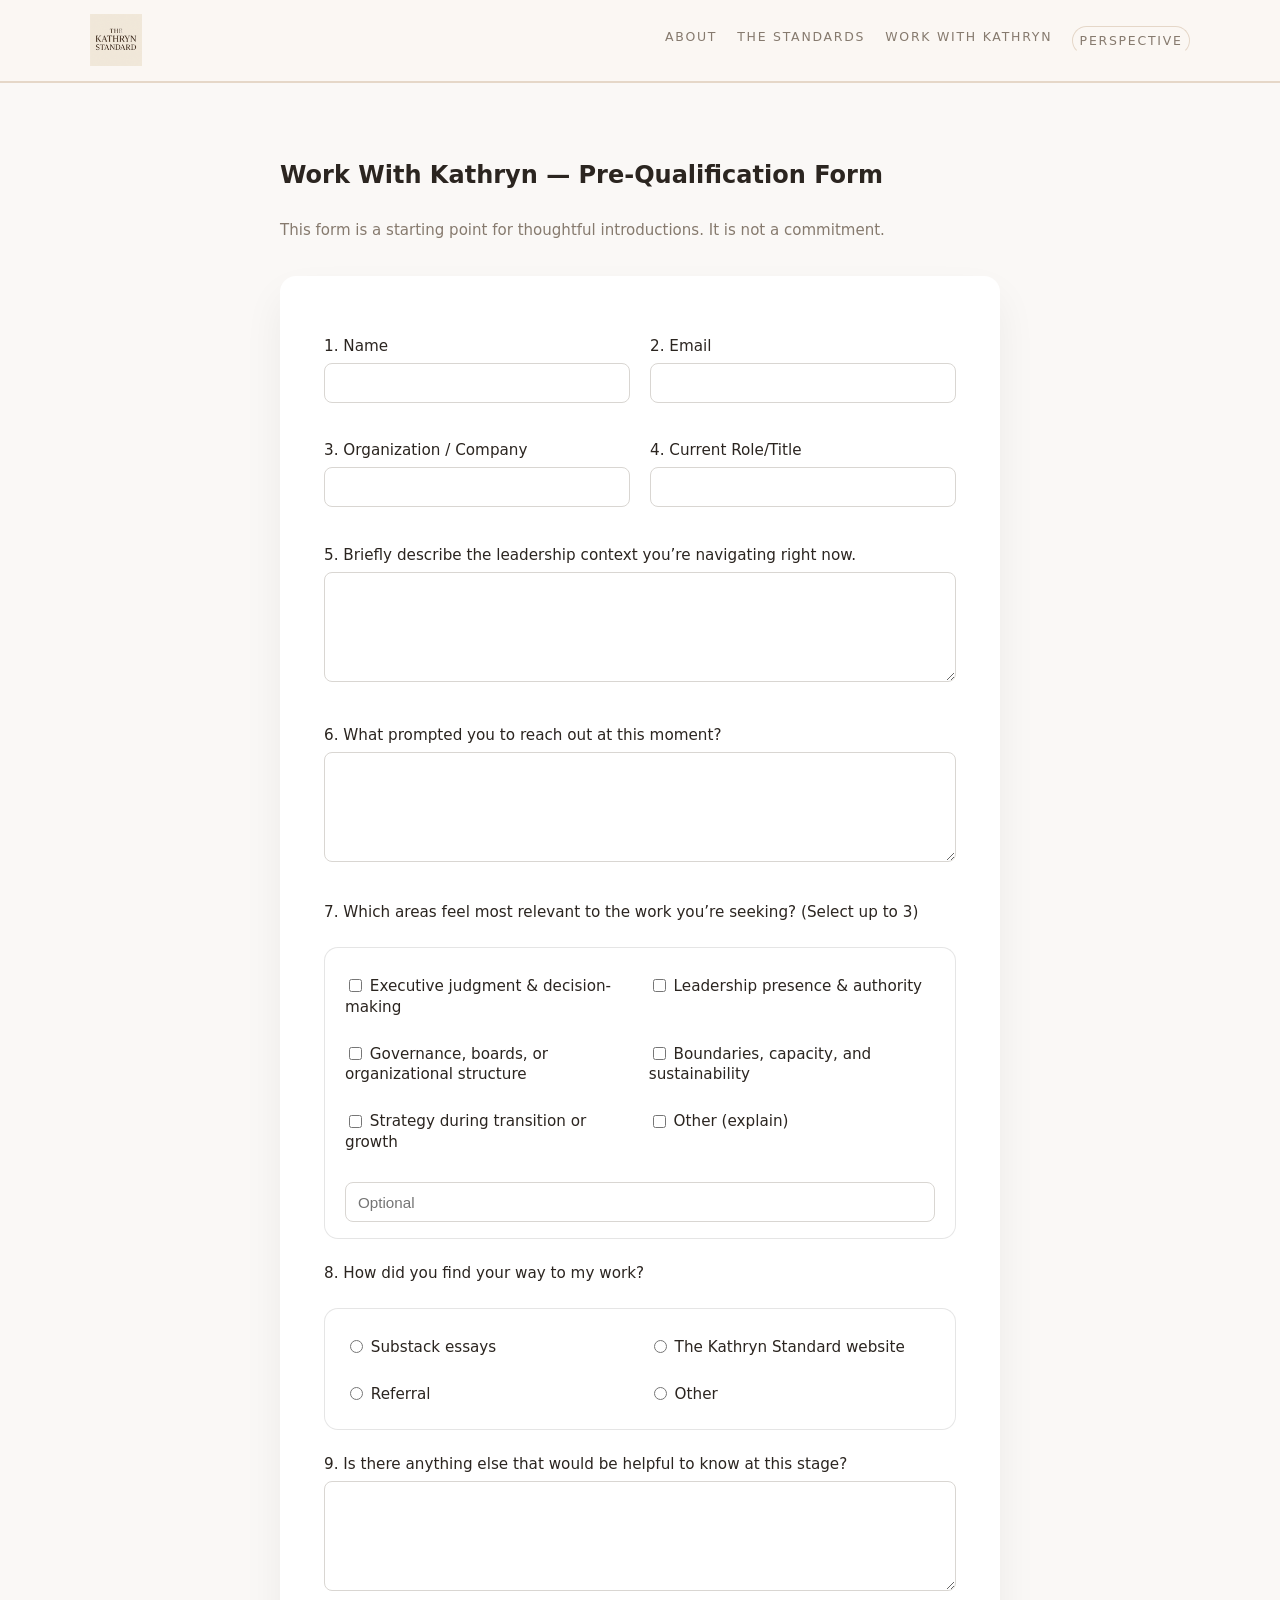
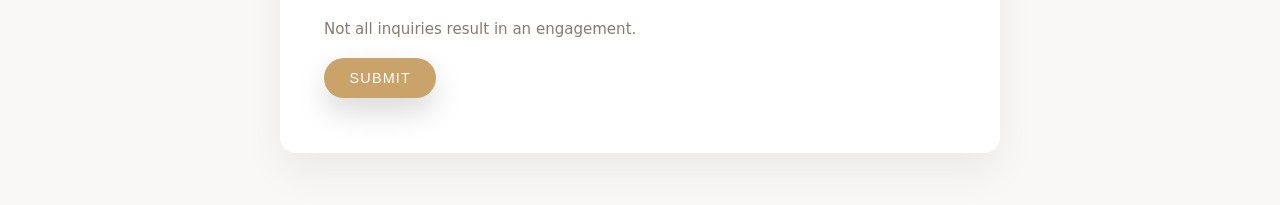
<file: work-with/form/index.html>
<!DOCTYPE html>
<html lang="en">
<head>
  <meta charset="UTF-8" />
  <meta name="viewport" content="width=device-width, initial-scale=1" />
  <title>Work With Kathryn — Pre-Qualification Form</title>
  <link rel="stylesheet" href="/style.css" />
</head>
<body>
  <header class="site-header">
    <div class="container header-inner">
      <a href="/" class="brand" aria-label="The Kathryn Standard home">
        <img src="/assets/logo.png" alt="The Kathryn Standard logo" class="logo" />
      </a>
      <nav class="main-nav" aria-label="Primary navigation">
        <a href="/#about">About</a>
        <a href="/#standards">The Standards</a>
        <a href="/work-with/">Work with Kathryn</a>
        <a href="https://perspective.thekathrynstandard.com"
           class="nav-cta"
           target="_blank"
           rel="noopener noreferrer">Perspective</a>
      </nav>
    </div>
  </header>

  <main>
    <section class="section">
      <div class="container" style="max-width: 760px;">
        <div class="section-header">
          <h1>Work With Kathryn — Pre-Qualification Form</h1>
          <p>This form is a starting point for thoughtful introductions. It is not a commitment.</p>
        </div>

     <form id="inquiry-form" class="form-card" action="javascript:void(0);" method="post" novalidate>

  <div class="form-grid">
    <label>
      1. Name
      <input type="text" name="name" required />
    </label>

    <label>
      2. Email
      <input type="email" name="email" required />
    </label>

    <label>
      3. Organization / Company
      <input type="text" name="company" />
    </label>

    <label>
      4. Current Role/Title
      <input type="text" name="title" />
    </label>

    <label class="full">
      5. Briefly describe the leadership context you’re navigating right now.
      <textarea name="context" rows="4" required></textarea>
    </label>

    <label class="full">
      6. What prompted you to reach out at this moment?
      <textarea name="prompt" rows="3" required></textarea>
    </label>
  </div>

  <!-- keep your fieldset 7, fieldset 8, question 9, disclaimer, submit button, etc. below -->
       <p id="q7-label" class="fieldset-label">
  7. Which areas feel most relevant to the work you’re seeking? (Select up to 3)
</p>

<fieldset class="fieldset-box" aria-labelledby="q7-label">

  <div class="option-grid">
    <label><input type="checkbox" name="areas" value="Executive judgment & decision-making"> Executive judgment & decision-making</label>
    <label><input type="checkbox" name="areas" value="Leadership presence & authority"> Leadership presence & authority</label>
    <label><input type="checkbox" name="areas" value="Governance, boards, or organizational structure"> Governance, boards, or organizational structure</label>
    <label><input type="checkbox" name="areas" value="Boundaries, capacity, and sustainability"> Boundaries, capacity, and sustainability</label>
    <label><input type="checkbox" name="areas" value="Strategy during transition or growth"> Strategy during transition or growth</label>
    <label><input type="checkbox" name="areas" value="Other"> Other (explain)</label>
  </div>

  <div class="option-other">
    <input type="text" name="areas_other" placeholder="Optional" />
  </div>
</fieldset>

         <p id="q8-label" class="fieldset-label">
  8. How did you find your way to my work?
</p>

<fieldset class="fieldset-box" aria-labelledby="q8-label">
  <div class="option-grid">
    <label><input type="radio" name="source" value="Substack essays" required> Substack essays</label>
    <label><input type="radio" name="source" value="The Kathryn Standard website"> The Kathryn Standard website</label>
    <label><input type="radio" name="source" value="Referral"> Referral</label>
    <label><input type="radio" name="source" value="Other"> Other</label>
  </div>
</fieldset>

          <label>
            9. Is there anything else that would be helpful to know at this stage?
            <textarea name="notes" rows="3"></textarea>
          </label>

          <p class="footer-small">Not all inquiries result in an engagement.</p>

          <button type="submit" class="btn btn-primary">Submit</button>
          <p id="form-message" class="form-message" aria-live="polite"></p>
        </form>
      </div>
    </section>
  </main>

 <script>
   console.log("FORM PAGE SCRIPT LOADED");
  (function () {
    const form = document.getElementById("inquiry-form");
    const msg = document.getElementById("form-message");

    if (!form) {
      console.error("Inquiry form not found");
      return;
    }
    if (!msg) {
      console.error("Message element not found");
      return;
    }

    function getChecked(name) {
      return Array.from(document.querySelectorAll(`input[name="${name}"]:checked`)).map(i => i.value);
    }

    form.addEventListener("submit", async (e) => {
      e.preventDefault();
      e.stopPropagation();

      msg.textContent = "";
      console.log("Form submit intercepted");

      const areas = getChecked("areas");
      if (areas.length > 3) {
        msg.textContent = "Please select up to 3 areas.";
        return;
      }

      // Build JSON payload
      const fd = new FormData(form);

      // IMPORTANT: FormData turns checkboxes into multiple entries;
      // we handle areas separately so we don’t get weird overwrites.
      const data = Object.fromEntries(fd.entries());
      data.areas = areas;

      try {
        const res = await fetch("/api/inquiry", {
          method: "POST",
          headers: { "Content-Type": "application/json" },
          body: JSON.stringify(data),
        });

        const out = await res.json().catch(() => ({}));

        if (!res.ok) {
          msg.textContent = out.error || "Something went wrong. Please try again.";
          console.error("API error", out);
          return;
        }

        window.location.href = "/work-with/thank-you/";
      } catch (err) {
        console.error(err);
        msg.textContent = "Network error. Please try again.";
      }
    });
  })();
</script>
</body>
</html>
</file>
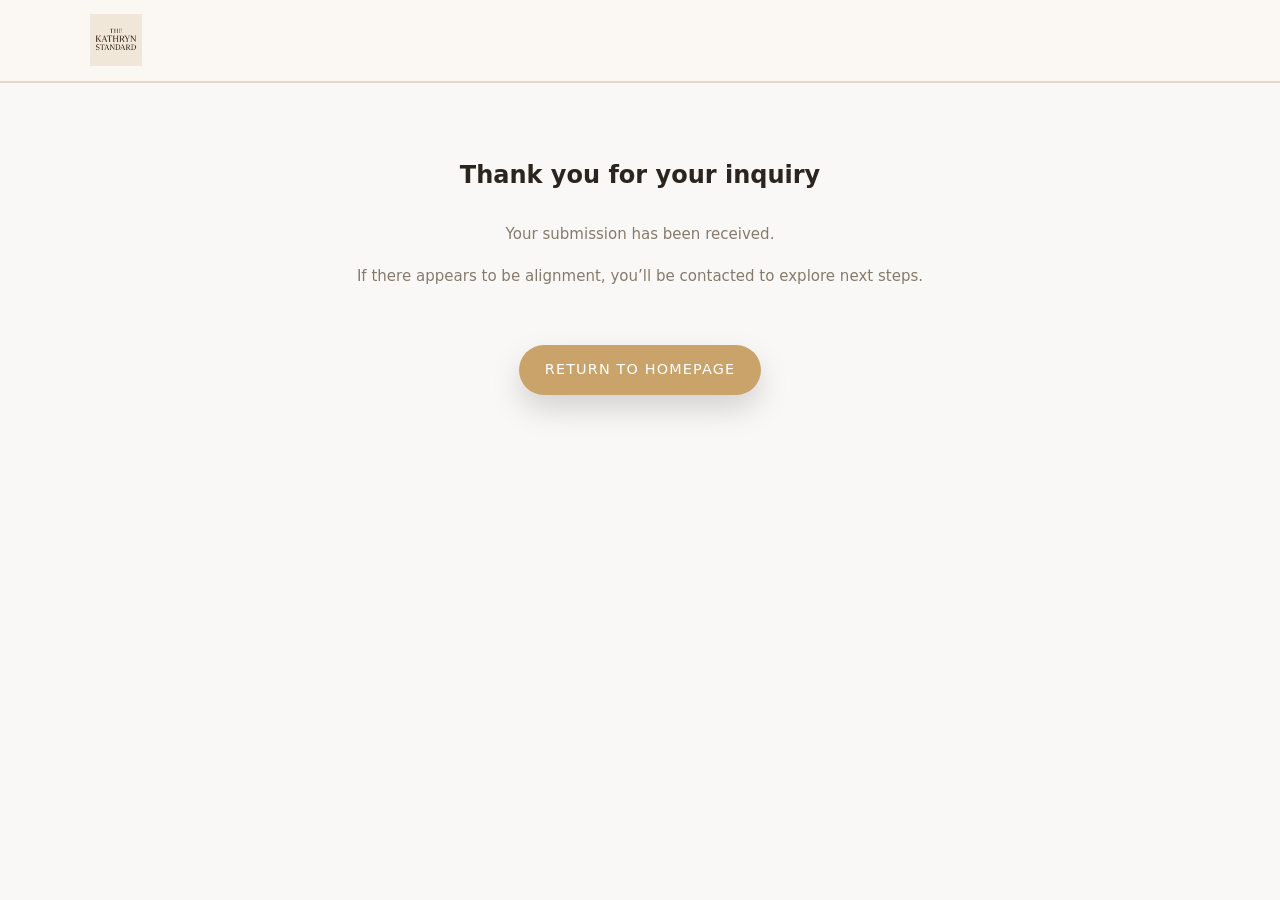
<file: work-with/thank-you/index.html>
<!DOCTYPE html>
<html lang="en">
<head>
  <meta charset="UTF-8" />
  <meta name="viewport" content="width=device-width, initial-scale=1" />
  <title>Thank You — The Kathryn Standard</title>
  <link rel="stylesheet" href="/style.css" />
</head>
<body>
  <header class="site-header">
    <div class="container header-inner">
      <a href="/" class="brand" aria-label="The Kathryn Standard home">
        <img src="/assets/logo.png" alt="The Kathryn Standard logo" class="logo" />
      </a>
    </div>
  </header>

  <main>
    <section class="section">
      <div class="container" style="max-width: 640px; text-align: center;">
        <h1>Thank you for your inquiry</h1>

        <p style="margin-top: 1.5rem;">
          Your submission has been received.
        </p>

        <p>
          If there appears to be alignment, you’ll be contacted to explore next steps.
        </p>

        <a href="/" class="btn btn-primary" style="margin-top: 2.5rem;">
          Return to homepage
        </a>
      </div>
    </section>
  </main>
</body>
</html>
</file>
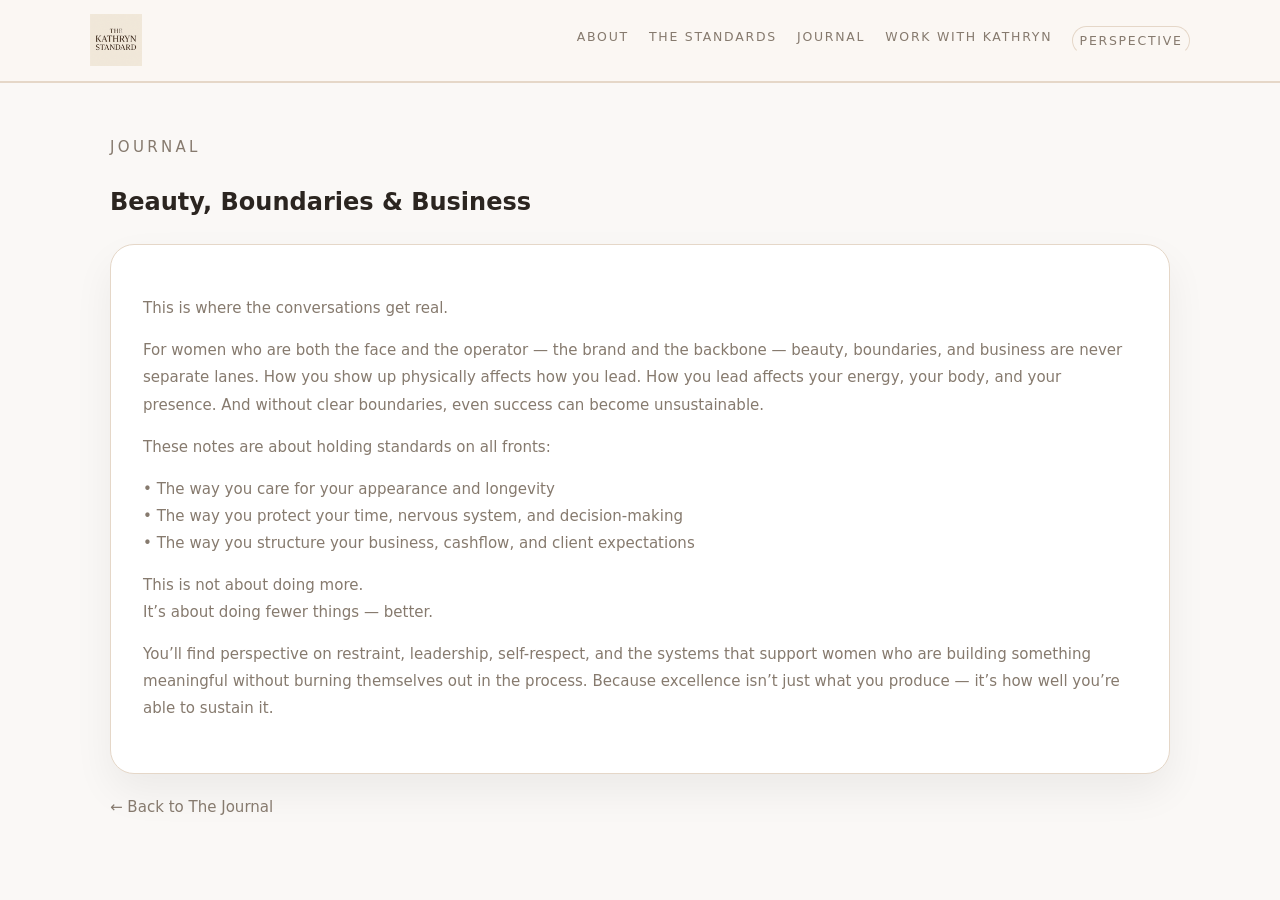
<file: beauty-boundaries-and-business.html>
<!doctype html>
<html lang="en">
<head>
  <meta charset="utf-8">
  <meta name="viewport" content="width=device-width, initial-scale=1">
  <title>Beauty, Boundaries & Business — The Kathryn Standard</title>
  <link rel="stylesheet" href="/style.css">
</head>

<body>
  <header class="site-header">
    <div class="container header-inner">
      <a href="/" class="brand" aria-label="The Kathryn Standard home">
        <img src="/assets/logo.png" alt="The Kathryn Standard logo" class="logo" />
      </a>

      <nav class="main-nav" aria-label="Primary navigation">
        <a href="/#about">About</a>
        <a href="/#standards">The Standards</a>
        <a href="/#journal">Journal</a>
        <a href="/#work-with">Work With Kathryn</a>
        <a href="/#perspective" class="nav-cta">Perspective</a>
      </nav>
    </div>
  </header>

  <main>
    <section class="section">
      <div class="container">

        <p class="welcome-kicker">Journal</p>
        <h1 class="standard-title">Beauty, Boundaries &amp; Business</h1>

        <div class="welcome-card">

          <p class="intro">
            This is where the conversations get real.
          </p>

          <p>
            For women who are both the face and the operator — the brand and the backbone — beauty,
            boundaries, and business are never separate lanes. How you show up physically affects how
            you lead. How you lead affects your energy, your body, and your presence. And without
            clear boundaries, even success can become unsustainable.
          </p>

          <p>These notes are about holding standards on all fronts:</p>

          <p>
            • The way you care for your appearance and longevity<br>
            • The way you protect your time, nervous system, and decision-making<br>
            • The way you structure your business, cashflow, and client expectations
          </p>

          <p>
            This is not about doing more.<br>
            It’s about doing fewer things — better.
          </p>

          <p>
            You’ll find perspective on restraint, leadership, self-respect, and the systems that
            support women who are building something meaningful without burning themselves out in
            the process. Because excellence isn’t just what you produce — it’s how well you’re able
            to sustain it.
          </p>

        </div>

        <p style="margin-top:20px;">
          <a href="/#journal">← Back to The Journal</a>
        </p>

      </div>
    </section>
  </main>
</body>
</html>
</file>
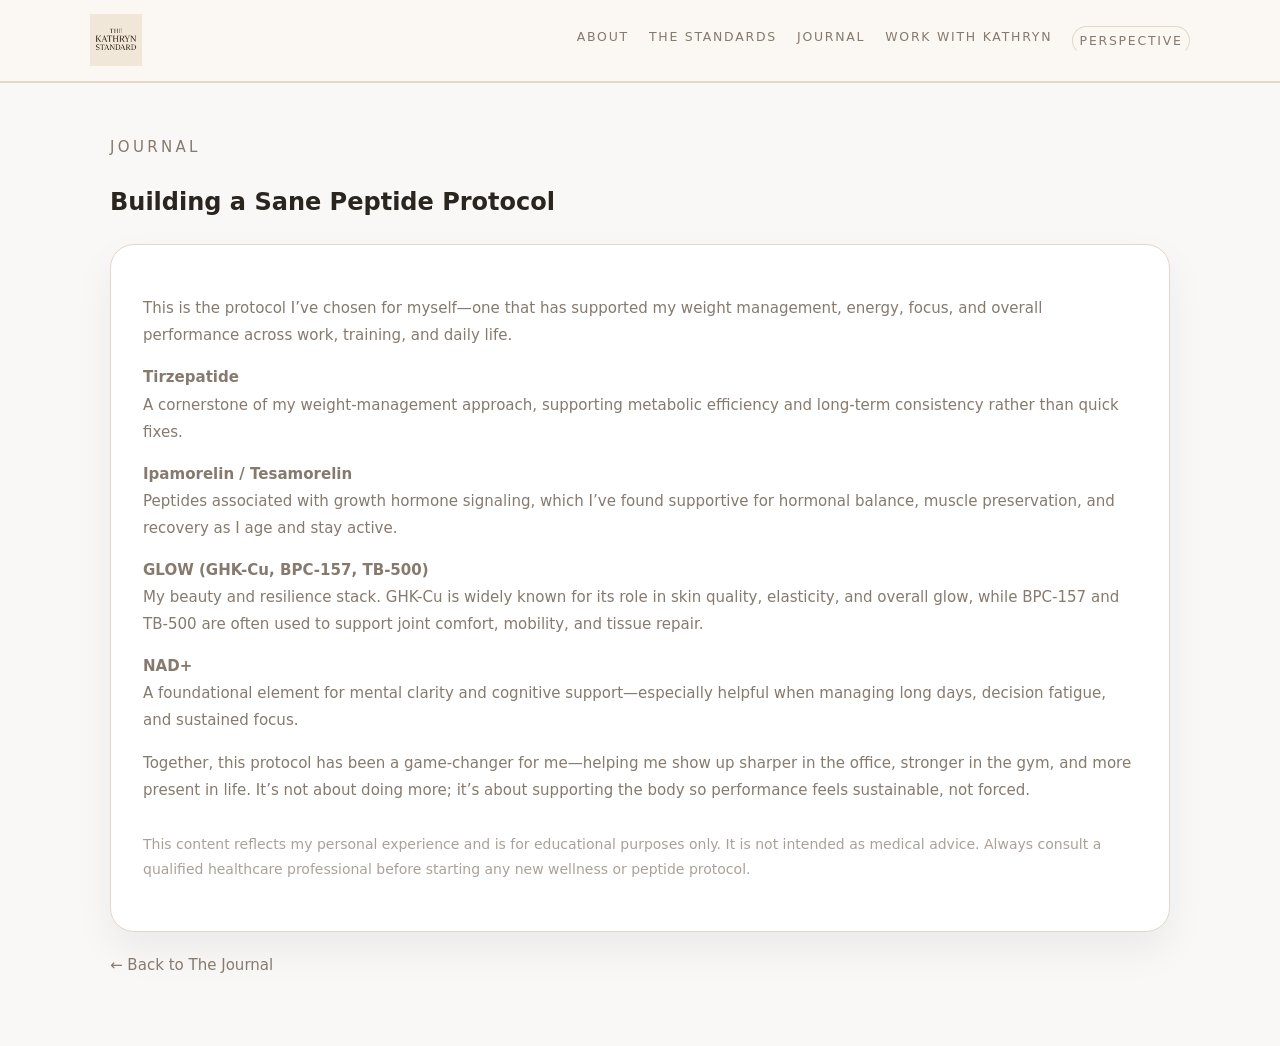
<file: building-a-sane-peptide-protocol.html>
<!doctype html>
<html lang="en">
<head>
  <meta charset="utf-8">
  <meta name="viewport" content="width=device-width, initial-scale=1">
  <title>Building a Sane Peptide Protocol — The Kathryn Standard</title>
  <link rel="stylesheet" href="/style.css">
</head>

<body>
  <header class="site-header">
    <div class="container header-inner">
      <a href="/" class="brand" aria-label="The Kathryn Standard home">
        <img src="/assets/logo.png" alt="The Kathryn Standard logo" class="logo" />
      </a>

      <nav class="main-nav" aria-label="Primary navigation">
        <a href="/#about">About</a>
        <a href="/#standards">The Standards</a>
        <a href="/#journal">Journal</a>
        <a href="/#work-with">Work With Kathryn</a>
        <a href="/#perspective" class="nav-cta">Perspective</a>
      </nav>
    </div>
  </header>

  <main>
    <section class="section">
      <div class="container">

        <p class="welcome-kicker">Journal</p>
        <h1 class="standard-title">Building a Sane Peptide Protocol</h1>

        <div class="welcome-card">

          <p class="intro">
            This is the protocol I’ve chosen for myself—one that has supported my weight management,
            energy, focus, and overall performance across work, training, and daily life.
          </p>

          <p><strong>Tirzepatide</strong><br>
          A cornerstone of my weight-management approach, supporting metabolic efficiency and
          long-term consistency rather than quick fixes.</p>

          <p><strong>Ipamorelin / Tesamorelin</strong><br>
          Peptides associated with growth hormone signaling, which I’ve found supportive for hormonal
          balance, muscle preservation, and recovery as I age and stay active.</p>

          <p><strong>GLOW (GHK-Cu, BPC-157, TB-500)</strong><br>
          My beauty and resilience stack. GHK-Cu is widely known for its role in skin quality,
          elasticity, and overall glow, while BPC-157 and TB-500 are often used to support joint
          comfort, mobility, and tissue repair.</p>

          <p><strong>NAD+</strong><br>
          A foundational element for mental clarity and cognitive support—especially helpful when
          managing long days, decision fatigue, and sustained focus.</p>

          <p>
            Together, this protocol has been a game-changer for me—helping me show up sharper in the
            office, stronger in the gym, and more present in life. It’s not about doing more; it’s
            about supporting the body so performance feels sustainable, not forced.
          </p>

          <p style="font-size:14px; opacity:0.7; margin-top:28px;">
            This content reflects my personal experience and is for educational purposes only.
            It is not intended as medical advice. Always consult a qualified healthcare professional
            before starting any new wellness or peptide protocol.
          </p>

        </div>

        <p style="margin-top:20px;">
          <a href="/#journal">← Back to The Journal</a>
        </p>

      </div>
    </section>
  </main>
</body>
</html>
</file>
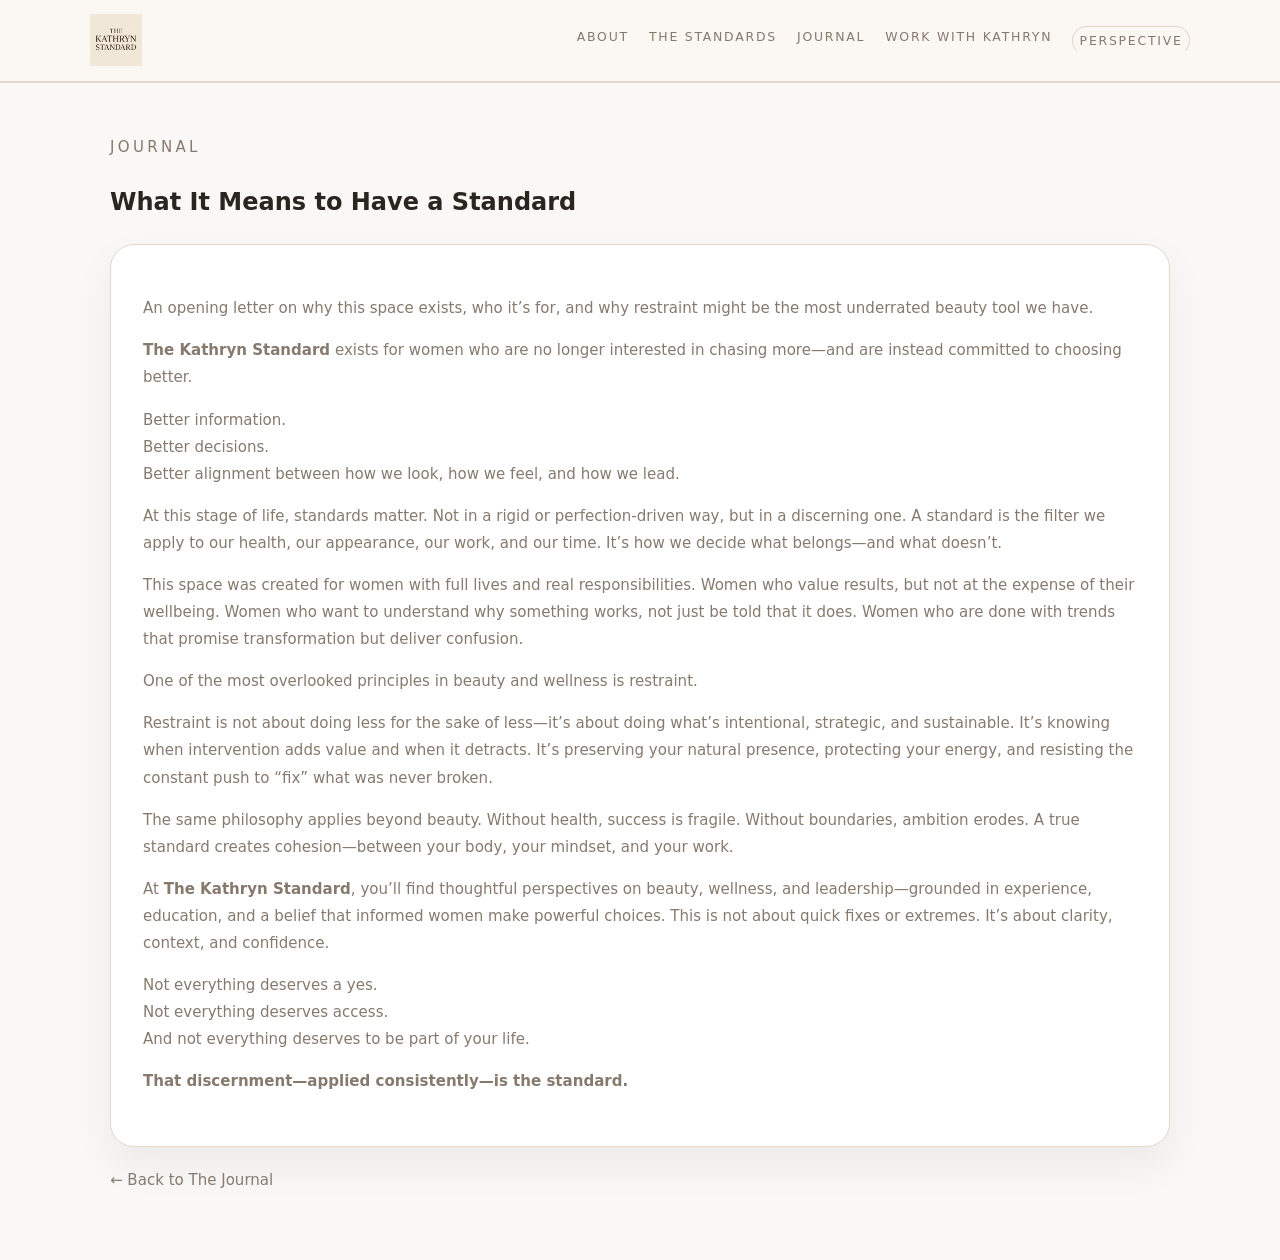
<file: what-it-means-to-have-a-standard.html>
<!doctype html>
<html lang="en">
<head>
  <meta charset="utf-8">
  <meta name="viewport" content="width=device-width, initial-scale=1">
  <title>What It Means to Have a Standard — The Kathryn Standard</title>
  <link rel="stylesheet" href="/style.css">
</head>

<body>
  <header class="site-header">
    <div class="container header-inner">
      <a href="/" class="brand" aria-label="The Kathryn Standard home">
        <img src="/assets/logo.png" alt="The Kathryn Standard logo" class="logo" />
      </a>

      <nav class="main-nav" aria-label="Primary navigation">
        <a href="/#about">About</a>
        <a href="/#standards">The Standards</a>
        <a href="/#journal">Journal</a>
        <a href="/#work-with">Work With Kathryn</a>
        <a href="/#perspective" class="nav-cta">Perspective</a>
      </nav>
    </div>
  </header>

  <main>
    <section class="section">
      <div class="container">

        <p class="welcome-kicker">Journal</p>
        <h1 class="standard-title">What It Means to Have a Standard</h1>

        <div class="welcome-card">
          <p>
            An opening letter on why this space exists, who it’s for, and why restraint might be the most underrated beauty tool we have.
          </p>

          <p>
            <strong>The Kathryn Standard</strong> exists for women who are no longer interested in chasing more—and are instead committed to choosing better.
          </p>

          <p>
            Better information.<br>
            Better decisions.<br>
            Better alignment between how we look, how we feel, and how we lead.
          </p>

          <p>
            At this stage of life, standards matter. Not in a rigid or perfection-driven way, but in a discerning one. A standard is the filter we apply to our health, our appearance, our work, and our time. It’s how we decide what belongs—and what doesn’t.
          </p>

          <p>
            This space was created for women with full lives and real responsibilities. Women who value results, but not at the expense of their wellbeing. Women who want to understand why something works, not just be told that it does. Women who are done with trends that promise transformation but deliver confusion.
          </p>

          <p>
            One of the most overlooked principles in beauty and wellness is restraint.
          </p>

          <p>
            Restraint is not about doing less for the sake of less—it’s about doing what’s intentional, strategic, and sustainable. It’s knowing when intervention adds value and when it detracts. It’s preserving your natural presence, protecting your energy, and resisting the constant push to “fix” what was never broken.
          </p>

          <p>
            The same philosophy applies beyond beauty. Without health, success is fragile. Without boundaries, ambition erodes. A true standard creates cohesion—between your body, your mindset, and your work.
          </p>

          <p>
            At <strong>The Kathryn Standard</strong>, you’ll find thoughtful perspectives on beauty, wellness, and leadership—grounded in experience, education, and a belief that informed women make powerful choices. This is not about quick fixes or extremes. It’s about clarity, context, and confidence.
          </p>

          <p>
            Not everything deserves a yes.<br>
            Not everything deserves access.<br>
            And not everything deserves to be part of your life.
          </p>

          <p>
            <strong>That discernment—applied consistently—is the standard.</strong>
          </p>
        </div>

        <p style="margin-top:20px;">
          <a href="/#journal">← Back to The Journal</a>
        </p>

      </div>
    </section>
  </main>
</body>
</html>
</file>
<file: style.css>
:root {
  --bg: #fbf7f3;
  --bg-soft: #f6efe7;
  --card-bg: #ffffff;
  --accent: #c49a6c;
  --accent-soft: #f1e0cd;
  --accent-dark: #855b3a;
  --text: #2b2520;
  --muted: #867a6e;
  --border-soft: #e5d7c8;
  --border-strong: #d6c3af;
  --radius-lg: 18px;
  --radius-xl: 24px;
  --shadow-soft: 0 18px 40px rgba(0, 0, 0, 0.06);
  --max-width: 900px;
  --transition: 0.2s ease;
  --font-sans: "DM Sans", system-ui, -apple-system, BlinkMacSystemFont, sans-serif;
  --font-serif: "Playfair Display", "Times New Roman", serif;
}
.standard-subhead{
  margin-top: 28px;
  margin-bottom: 10px;
  font-family: "Playfair Display", serif;
  font-weight: 600;
  letter-spacing: 0.18em;
  text-transform: uppercase;
  font-size: 14px;
  color: #2b2522;
}

/* RESET & BASE */

*,
*::before,
*::after {
  box-sizing: border-box;
}

html,
body {
  margin: 0;
  padding: 0;
}

body {
  font-family: var(--font-sans);
  color: var(--text);
  background: var(--bg);
  line-height: 1.8;
  -webkit-font-smoothing: antialiased;
}

img {
  max-width: 100%;
  display: block;
}

a {
  color: inherit;
  text-decoration: none;
}

.container {
  max-width: 1100px;
  margin: 0 auto;
  padding-left: 1.25rem;
  padding-right: 1.25rem;
}

.sr-only {
  position: absolute;
  width: 1px;
  height: 1px;
  padding: 0;
  margin: -1px;
  overflow: hidden;
  clip: rect(0, 0, 0, 0);
  border: 0;
}

/* HEADER */

.site-header {
  position: sticky;
  top: 0;
  z-index: 20;
  background: rgba(251, 247, 243, 0.97);
  backdrop-filter: blur(14px);
  border-bottom: 1px solid var(--border-soft);
}

.header-inner {
  display: flex;
  align-items: center;
  justify-content: space-between;
  padding: 0.9rem 0;
}

.logo {
  height: 52px;
  width: auto;
}

.main-nav {
  display: flex;
  gap: 1.25rem;
  font-size: 0.78rem;
  letter-spacing: 0.14em;
  text-transform: uppercase;
  color: var(--muted);
}

.main-nav a {
  padding-bottom: 0.1rem;
  border-bottom: 1px solid transparent;
  transition: color var(--transition), border-color var(--transition);
}

.main-nav a:hover {
  color: var(--accent-dark);
  border-color: var(--accent-soft);
}

.nav-cta {
  padding: 0.15rem 0.4rem;
  border-radius: 999px;
  border: 1px solid var(--border-soft);
}

/* HERO */

.hero {
  padding: 3.5rem 0 3rem;
}

.hero-grid {
  display: grid;
  gap: 2.5rem;
  grid-template-columns: minmax(0, 2fr) minmax(0, 1.2fr);
  align-items: flex-start;
}

.hero-copy {
  background: var(--card-bg);
  border-radius: var(--radius-xl);
  padding: 2.3rem 2.2rem 2rem;
  border: 1px solid var(--border-soft);
  box-shadow: var(--shadow-soft);
}

.hero-kicker {
  font-size: 0.78rem;
  letter-spacing: 0.22em;
  text-transform: uppercase;
  color: var(--muted);
  margin-bottom: 0.8rem;
}

.hero h1 {
  font-family: var(--font-serif);
  font-size: clamp(2.4rem, 3.4vw, 2.9rem);
  letter-spacing: 0.18em;
  text-transform: uppercase;
  margin-bottom: 1rem;
}

.hero-body {
  max-width: 620px;
  color: #6e6154;
  font-size: 0.98rem;
  margin-bottom: 1.9rem;
}

.hero-actions {
  display: flex;
  flex-wrap: wrap;
  gap: 0.9rem;
  align-items: center;
}

.hero-secondary {
  font-size: 0.86rem;
  letter-spacing: 0.12em;
  text-transform: uppercase;
  color: var(--accent-dark);
}

/* HERO MEDIA / PORTRAIT */

.hero-media {
  display: flex;
  flex-direction: column;
  gap: 0.9rem;
  align-items: center;
}

.hero-portrait {
  width: 100%;
  max-width: 260px;
  aspect-ratio: 3 / 4;
  border-radius: 999px;
  background: linear-gradient(145deg, #f1e3d4, #e1cbb1);
  display: flex;
  align-items: center;
  justify-content: center;
  overflow: hidden;
}

.portrait-circle {
  width: 80%;
  height: 80%;
  border-radius: 999px;
  background: #e8d8c4;
}

.hero-caption {
  font-size: 0.86rem;
  color: var(--muted);
  text-align: center;
  max-width: 260px;
}

/* BUTTONS */

.btn {
  display: inline-flex;
  align-items: center;
  justify-content: center;
  border-radius: 999px;
  padding: 0.7rem 1.9rem;
  font-size: 0.86rem;
  border: none;
  cursor: pointer;
  text-decoration: none;
  letter-spacing: 0.16em;
  text-transform: uppercase;
  transition: background var(--transition), transform var(--transition),
    box-shadow var(--transition), color var(--transition);
}

.btn-primary {
  background: var(--accent);
  color: #fff;
  box-shadow: 0 14px 30px rgba(0, 0, 0, 0.15);
}

.btn-primary:hover {
  background: var(--accent-dark);
  transform: translateY(-1px);
}

/* GENERIC SECTIONS */

.section {
  padding: 3.2rem 0;
  border-top: 1px solid var(--border-soft);
}

.section-header {
  max-width: 640px;
  margin-bottom: 2rem;
}

.section h2 {
  font-family: var(--font-serif);
  font-size: 1.4rem;
  letter-spacing: 0.18em;
  text-transform: uppercase;
  margin-bottom: 0.7rem;
}

.section p {
  color: var(--muted);
  font-size: 0.94rem;
}

/* ABOUT */

.section-about {
  background: #fdf9f4;
}

.about-body {
  display: grid;
  gap: 1rem;
}

/* STANDARDS */

.section-standards {
  background: #fbf5ee;
}

.pillars-grid {
  display: grid;
  gap: 1.7rem;
  grid-template-columns: repeat(auto-fit, minmax(200px, 1fr));
  padding-left: 1.25rem;
  padding-right: 1.25rem;
}

.pillar {
  background: var(--card-bg);
  border-radius: var(--radius-lg);
  padding: 1.6rem 1.5rem;
  border: 1px solid var(--border-soft);
}

.pillar h3 {
  font-family: var(--font-serif);
  font-size: 1rem;
  letter-spacing: 0.14em;
  text-transform: uppercase;
  margin: 0 0 0.6rem;
}

.pillar p {
  font-size: 0.9rem;
}

/* JOURNAL */

.section-journal {
  background: #fdfaf6;
}

.journal-grid {
  display: grid;
  gap: 1.8rem;
}

.journal-card {
  background: var(--card-bg);
  border-radius: var(--radius-lg);
  padding: 1.7rem 1.6rem;
  border: 1px solid var(--border-soft);
}

.journal-card h3 {
  font-family: var(--font-serif);
  font-size: 1.05rem;
  letter-spacing: 0.12em;
  text-transform: uppercase;
  margin: 0.6rem 0 0.7rem;
}

.journal-card p {
  font-size: 0.9rem;
}

/* Pills */

.pill {
  display: inline-flex;
  align-items: center;
  padding: 0.25rem 0.8rem;
  border-radius: 999px;
  font-size: 0.72rem;
  letter-spacing: 0.18em;
  text-transform: uppercase;
}

.pill-soft {
  background: var(--accent-soft);
  color: #664934;
}

/* WORK WITH KATHRYN */

.section-work {
  background: var(--bg);
}

.work-body p {
  font-size: 0.94rem;
}

/* NEWSLETTER */

.section-newsletter {
  background: #f7f0e7;
}

.newsletter-inner {
  display: flex;
  flex-wrap: wrap;
  gap: 2rem;
  align-items: flex-start;
  justify-content: space-between;
}

.newsletter-copy {
  max-width: 460px;
}

.newsletter-copy p {
  color: #6d6257;
}

.newsletter-form {
  display: flex;
  flex-direction: column;
  gap: 0.75rem;
  min-width: 260px;
  max-width: 320px;
}

.newsletter-form input[type="email"] {
  padding: 0.8rem 1.1rem;
  border-radius: 999px;
  border: 1px solid var(--border-strong);
  background: #fff;
  color: var(--text);
  font-size: 0.9rem;
}

.newsletter-form input[type="email"]::placeholder {
  color: #b1a396;
}

.newsletter-form input[type="email"]:focus {
  outline: none;
  border-color: var(--accent);
  box-shadow: 0 0 0 1px rgba(196, 154, 108, 0.6);
}

.newsletter-message {
  font-size: 0.82rem;
  min-height: 1.1rem;
}
.form-card {
  background: #fff;
  border-radius: 16px;
  padding: 2.5rem 2.75rem;
  box-shadow: 0 20px 40px rgba(0, 0, 0, 0.06);
  margin-top: 2rem;
}
.form-card label {
  display: block;
  font-weight: 500;
  margin-bottom: 1.25rem;
}

.form-card input[type="text"],
.form-card input[type="email"],
.form-card textarea {
  width: 100%;
  margin-top: 0.4rem;
  padding: 0.65rem 0.75rem;
  font-size: 0.95rem;
  border: 1px solid #d9d6d2;
  border-radius: 8px;
  background: #fff;
}
.form-card textarea {
  min-height: 110px;
  resize: vertical;
}
.form-card fieldset {
  border: 1px solid #e4e1dd;
  border-radius: 12px;
  padding: 1.25rem 1.5rem;
  margin-bottom: 1.75rem;
}

.form-card fieldset label {
  display: block;
  font-weight: normal;
  margin: 0.5rem 0;
}
.btn-primary {
  background: #c9a36a;
  color: #fff;
  border: none;
  padding: 0.75rem 1.6rem;
  font-size: 0.9rem;
  letter-spacing: 0.08em;
  border-radius: 999px;
  cursor: pointer;
}

.btn-primary:hover {
  background: #b18f5b;
}
.footer-small {
  font-size: 0.8rem;
  color: #8a857f;
  margin-top: 1.5rem;
}
/* WORK WITH KATHRYN — PRE-QUALIFICATION FORM */

.form-grid {
  display: grid;
  grid-template-columns: 1fr 1fr;
  gap: 1.1rem 1.25rem;
  margin-top: 1.25rem;
}

.form-grid .full {
  grid-column: 1 / -1;
}

@media (max-width: 720px) {
  .form-grid {
    grid-template-columns: 1fr;
  }
}
/* Fieldsets (Questions 7 + 8) */
.form-card fieldset {
  border: 1px solid rgba(0,0,0,0.10);
  border-radius: 14px;
  padding: 1.25rem 1.25rem 1rem;
  margin: 1.5rem 0;
  background: #fff;
  min-width: 0;
}

/* Question text ABOVE the box */
.form-card legend {
  display: block;
  width: 100%;
  padding: 0;
  margin: 0 0 0.85rem 0;
  font-weight: 600;
  font-size: 0.95rem;
  line-height: 1.35;
  color: var(--text);
}
/* Make ALL question text match (Q1–Q9 + fieldset labels) */
.form-card label,
.form-card .fieldset-label {
  font-size: 0.95rem;
  font-weight: 500;
  color: var(--text);
  line-height: 1.35;
}

/* Kill the default “legend cuts the border” behavior */
.form-card fieldset > legend {
  float: none;
}

/* Remove the weird “legend cuts the border” look */
.form-card fieldset > legend {
  float: none;
}

/* Option layout */
.option-grid {
  display: grid;
  grid-template-columns: 1fr 1fr;
  gap: 0.65rem 1.1rem;
}

@media (max-width: 720px) {
  .option-grid {
    grid-template-columns: 1fr;
  }
}

.option-grid label {
  display: flex;
  align-items: flex-start;
  gap: 0.55rem;
  margin: 0;
  font-size: 0.95rem;
  line-height: 1.35;
  color: var(--text);
}

/* Keep inputs aligned nicely */
.option-grid input[type="checkbox"],
.option-grid input[type="radio"] {
  margin-top: 0.15rem;
  transform: translateY(1px);
}

/* “Other” text input spacing */
.option-other {
  margin-top: 0.85rem;
}

.option-other input[type="text"] {
  margin-top: 0.5rem;
  width: 100%;
}

/* FOOTER */

.site-footer {
  padding: 2.3rem 0 2.7rem;
  background: #f4ece3;
  border-top: 1px solid var(--border-soft);
}

.footer-inner {
  text-align: center;
}

.footer-small {
  margin-top: 0.3rem;
  font-size: 0.8rem;
  color: var(--muted);
}

/* RESPONSIVE */

@media (max-width: 860px) {
  .main-nav {
    display: none;
  }

  .hero-grid {
    grid-template-columns: minmax(0, 1fr);
  }

  .hero-media {
    align-items: flex-start;
  }

  .hero-caption {
    text-align: left;
    max-width: none;
  }
}

@media (max-width: 640px) {
  .section {
    padding: 2.7rem 0;
  }

  .hero-copy {
    padding: 2rem 1.7rem;
  }

  .tonight-card,
  .pillar,
  .journal-card {
    padding: 1.5rem 1.4rem;
  }

  .hero-actions {
    flex-direction: column;
    align-items: flex-start;
  }

  .btn-primary {
    width: 100%;
    justify-content: center;
  }
}
/* Welcome Section */
.section-welcome {
  background: #fdf9f4;
}

.welcome-card {
  background: #ffffff;
  border: 1px solid var(--border-soft, #e5d7c8);
  border-radius: 24px;
  box-shadow: 0 18px 40px rgba(0,0,0,0.06);
  padding: 2.2rem 2rem;
}

.welcome-kicker {
  font-size: 0.78rem;
  letter-spacing: 0.22em;
  text-transform: uppercase;
  color: var(--muted, #867a6e);
  margin: 0 0 0.6rem;
}

.welcome-card h2 {
  font-family: var(--font-serif, "Playfair Display", serif);
  letter-spacing: 0.18em;
  text-transform: uppercase;
  margin: 0 0 0.9rem;
}

.welcome-body {
  color: #6e6154;
  font-size: 0.98rem;
  line-height: 1.9;
  margin: 0 0 1.2rem;
}

.welcome-body p,
.welcome-body ul,
.welcome-body ol,
.welcome-body li {
  color: #6e6154;
}

.welcome-subhead {
  font-family: var(--font-serif, "Playfair Display", serif);
  letter-spacing: 0.16em;
  text-transform: uppercase;
  font-size: 0.95rem;
  margin: 1.6rem 0 0.6rem;
  color: var(--accent-dark, #855b3a);
}

.welcome-list {
  margin: 0.6rem 0 1.2rem;
  padding-left: 1.1rem;
  color: #6e6154;
}

.welcome-list li {
  margin-bottom: 0.5rem;
  line-height: 1.6;
}

.welcome-signature {
  margin-top: 1.4rem;
  color: var(--accent-dark, #855b3a);
  letter-spacing: 0.12em;
  text-transform: uppercase;
  font-size: 0.85rem;
}
.about-emphasis {
  font-style: italic;
  letter-spacing: 0.02em;
  color: var(--accent-dark, #855b3a);
}
/* Ensure header is always clickable above layered sections */
.site-header {
  position: relative;
  z-index: 9999;
}

.site-header * {
  pointer-events: auto;
}
/* Force header + nav above any overlays */
.site-header {
  .main-nav,
.main-nav a {
  position: relative;
  z-index: 999999;
}
  position: relative;
  z-index: 99999;
}
main {
  position: relative;
  z-index: 1;
}

.main-nav,
.main-nav a {
  position: relative;
  z-index: 999999;
}

/* Prevent main content from ever covering the header */
main {
  position: relative;
  z-index: 1;
}
.brand-headline {
  font-family: "Playfair Display", serif;
  text-transform: uppercase;
  letter-spacing: 0.28em;
  font-size: clamp(2.6rem, 5vw, 3.8rem);
  line-height: 1.05;
  margin: 0 0 1.25rem;
  text-align: center;
}

.brand-line {
  display: block;
}
/* Refine THE line */
.brand-the {
  font-size: 0.7em;
  letter-spacing: 0.28em;
  margin-bottom: 0.15em;
}
/* Optical width balance for KATHRYN */
.brand-kathryn {
  font-size: 1.14em;
  letter-spacing: 0.24em;
}
/* ============================
   Perspective / Longform
============================ */

.perspective {
  font-family: Georgia, serif;
}

.perspective h1 {
  font-family: "Playfair Display", serif;
  font-size: 42px;
  font-weight: 500;
  line-height: 1.2;
  margin-bottom: 24px;
}

.perspective .intro {
  font-size: 18px;
  line-height: 1.6;
  color: #666;
  margin-bottom: 40px;
}

.perspective p {
  font-size: 17px;
  line-height: 1.75;
  margin-bottom: 24px;
  color: #222;
}

.perspective p strong {
  font-weight: 600;
}

.perspective p br {
  display: block;
  margin-bottom: 8px;
}

.perspective a {
  text-decoration: none;
  color: #b28a63;
  font-size: 15px;
}

.perspective a:hover {
  text-decoration: underline;
}
body {
  background-color: #faf8f6;
}
.ml-embedded {
  display: block !important;
  min-height: 180px;
  background: #ffffff;
}
.substack-embed{
  max-width: 520px;
  margin: 24px auto 0;
}

.substack-embed iframe{
  width: 100%;
  border-radius: 18px;
}
/* Welcome page: make list text match body copy */
.welcome-body,
.welcome-body p,
.welcome-body ul,
.welcome-body ol,
.welcome-body li {
  color: #6e6154;
}

.welcome-body li::marker {
  color: #6e6154;
}
</file>
